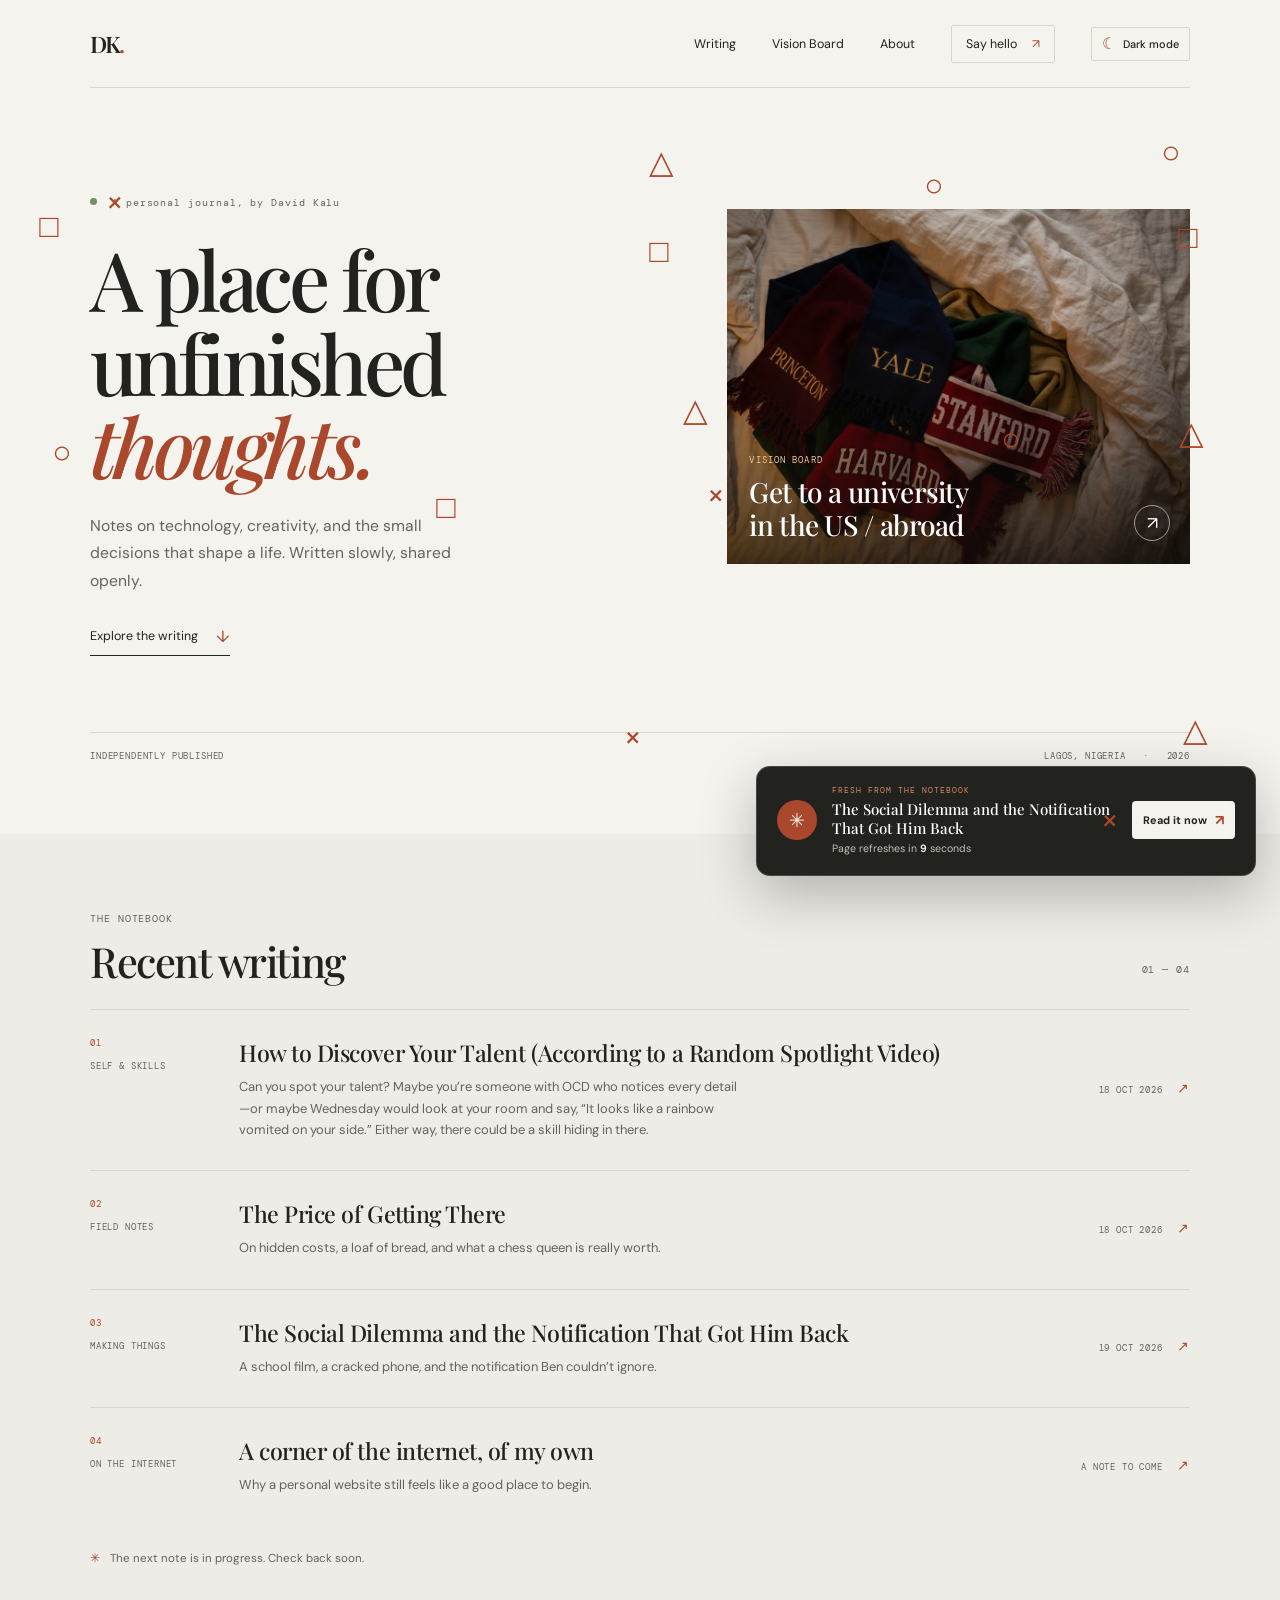
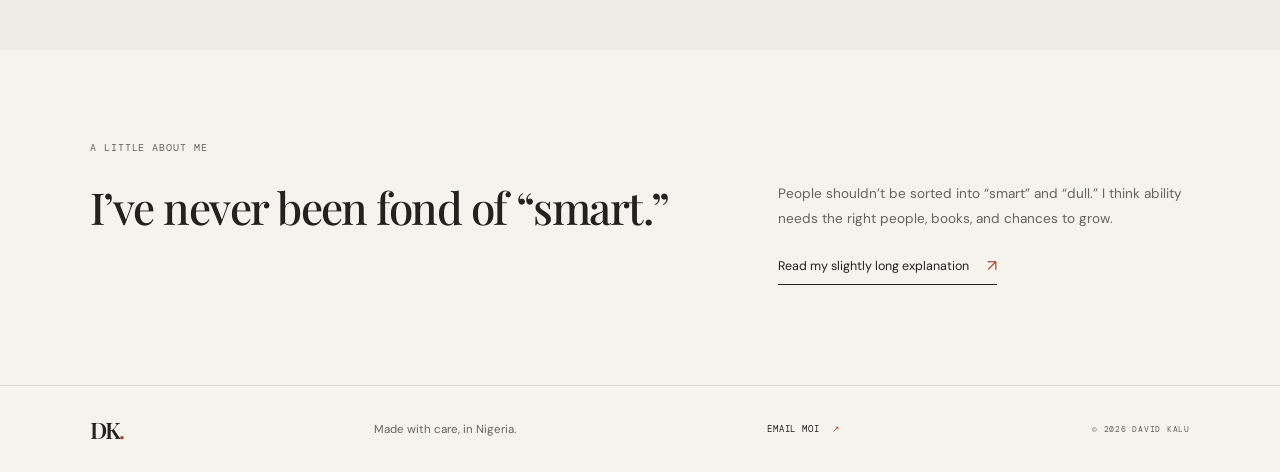
<file: index.html>
<!doctype html>
<html lang="en">
  <head>
        <!-- Google tag (gtag.js) -->
    <script async src="https://www.googletagmanager.com/gtag/js?id=G-95YQHLNPF0"></script>
    <script>
      window.dataLayer = window.dataLayer || [];
      function gtag(){dataLayer.push(arguments);}
      gtag('js', new Date());
    
      gtag('config', 'G-95YQHLNPF0');
    </script>
    <meta charset="utf-8" />
    <meta name="viewport" content="width=device-width, initial-scale=1" />
    <meta name="theme-color" content="#f5f3ee" />
    <meta name="color-scheme" content="light dark" />
    <link rel="icon" type="image/png" href="/favicon.png" sizes="96x96" />
    <meta name="description" content="Notes on technology, creativity, and the things that make a life." />
    <title>David Kalu — Notes on a life in progress</title>
    <link rel="preconnect" href="https://fonts.googleapis.com" />
    <link rel="preconnect" href="https://fonts.gstatic.com" crossorigin />
    <link href="https://fonts.googleapis.com/css2?family=DM+Mono:wght@400;500&family=DM+Sans:wght@400;500;600;700&family=Playfair+Display:ital,wght@0,500;0,600;1,500;1,600&display=swap" rel="stylesheet" />
    <script>(()=>{let saved=null;try{saved=localStorage.getItem("davidkalu:theme")}catch{}const mode=saved==="dark"||saved==="light"?saved:(window.matchMedia&&window.matchMedia("(prefers-color-scheme: dark)").matches?"dark":"light");document.documentElement.dataset.theme=mode;const color=document.querySelector('meta[name="theme-color"]');if(color)color.content=mode==="dark"?"#0c0a10":"#f5f3ee"})()</script>
    <link rel="stylesheet" href="style.css?v=20261019-vision-board" />
    <script src="script.js?v=20261019-frenzy-no-overlap" defer></script>
  </head>
  <body>
    <a class="skip-link" href="#main">Skip to content</a>
    <header class="site-header wrap">
      <a class="wordmark" href="#top" aria-label="David Kalu home">DK<span>.</span></a>
      <nav aria-label="Main navigation">
        <a href="#writing">Writing</a>
        <a href="vision-board.html">Vision Board</a>
        <a href="about.html">About</a>
        <a class="nav-contact" href="mailto:hello@davidkalu.com">Say hello <span aria-hidden="true">↗</span></a>
      <button class="theme-toggle" type="button" aria-label="Dark mode" aria-pressed="false" title="Switch to dark mode"><span class="theme-toggle-icon" aria-hidden="true">☾</span><span class="theme-toggle-label">Dark mode</span></button>
      </nav>
    </header>

    <main id="main">
      <section class="hero wrap" id="top" aria-labelledby="hero-title">
        <div class="hero-copy">
          <p class="eyebrow"><span class="status-dot"></span> A personal journal, by David Kalu</p>
          <h1 id="hero-title">A place for<br />unfinished <em>thoughts.</em></h1>
          <p class="intro">Notes on technology, creativity, and the small decisions that shape a life. Written slowly, shared openly.</p>
          <a class="text-link" href="#writing">Explore the writing <span aria-hidden="true">↓</span></a>
        </div>
        <a class="hero-art vision-hero-art" href="vision-board.html" aria-label="Vision Board: Get to a university in the US or abroad">
          <img src="vision-board.png" alt="University scarves for Princeton, Yale, Harvard, and Stanford gathered on a rumpled bed under warm evening light" />
          <span class="vision-image-label"><span>VISION BOARD</span><strong>Get to a university<br />in the US / abroad</strong></span>
          <span class="vision-image-arrow" aria-hidden="true">↗</span>
        </a>
        <div class="hero-foot"><span>INDEPENDENTLY PUBLISHED</span><span>LAGOS, NIGERIA &nbsp; · &nbsp; <span id="year">2026</span></span></div>
      </section>

      <section class="writing-section" id="writing" aria-labelledby="writing-title">
        <div class="wrap">
          <div class="section-heading"><div><p class="eyebrow">THE NOTEBOOK</p><h2 id="writing-title">Recent writing</h2></div><span class="section-count">01 — 04</span></div>
          <div class="post-list">
            <article class="post-card">
              <div class="post-meta"><span>01</span><span>SELF &amp; SKILLS</span></div>
              <div class="post-content"><h3><a href="/posts/how-to-discover-your-talent.html">How to Discover Your Talent (According to a Random Spotlight Video)</a></h3><p>Can you spot your talent? Maybe you’re someone with OCD who notices every detail—or maybe Wednesday would look at your room and say, “It looks like a rainbow vomited on your side.” Either way, there could be a skill hiding in there.</p></div>
              <div class="post-date">18 OCT 2026 <span aria-hidden="true">↗</span></div>
            </article>
            <article class="post-card">
              <div class="post-meta"><span>02</span><span>FIELD NOTES</span></div>
              <div class="post-content"><h3><a href="/posts/the-price-of-getting-there.html">The Price of Getting There</a></h3><p>On hidden costs, a loaf of bread, and what a chess queen is really worth.</p></div>
              <div class="post-date">18 OCT 2026 <span aria-hidden="true">↗</span></div>
            </article>
            <article class="post-card">
              <div class="post-meta"><span>03</span><span>MAKING THINGS</span></div>
              <div class="post-content"><h3><a href="/posts/the-social-dilemma.html">The Social Dilemma and the Notification That Got Him Back</a></h3><p>A school film, a cracked phone, and the notification Ben couldn’t ignore.</p></div>
              <div class="post-date">19 OCT 2026 <span aria-hidden="true">↗</span></div>
            </article>
            <article class="post-card">
              <div class="post-meta"><span>04</span><span>ON THE INTERNET</span></div>
              <div class="post-content"><h3>A corner of the internet, of my own</h3><p>Why a personal website still feels like a good place to begin.</p></div>
              <div class="post-date">A NOTE TO COME <span aria-hidden="true">↗</span></div>
            </article>
          </div>
          <p class="coming-soon"><span aria-hidden="true">✳</span> The next note is in progress. Check back soon.</p>
        </div>
      </section>

      <section class="about-section wrap" aria-labelledby="about-title">
        <p class="eyebrow">A LITTLE ABOUT ME</p>
        <div class="about-grid"><h2 id="about-title">I’ve never been fond of “smart.”</h2><div class="about-copy"><p>People shouldn’t be sorted into “smart” and “dull.” I think ability needs the right people, books, and chances to grow.</p><a class="text-link" href="about.html">Read my slightly long explanation <span aria-hidden="true">↗</span></a></div></div>
      </section>
    </main>

    <footer class="site-footer"><div class="wrap footer-inner"><a class="wordmark" href="#top">DK<span>.</span></a><span>Made with care, in Nigeria.</span><a href="mailto:hello@davidkalu.com">EMAIL MOI <span aria-hidden="true">↗</span></a><span class="copyright">© <span id="footer-year">2026</span> DAVID KALU</span></div></footer>
  </body>
</html>
</file>
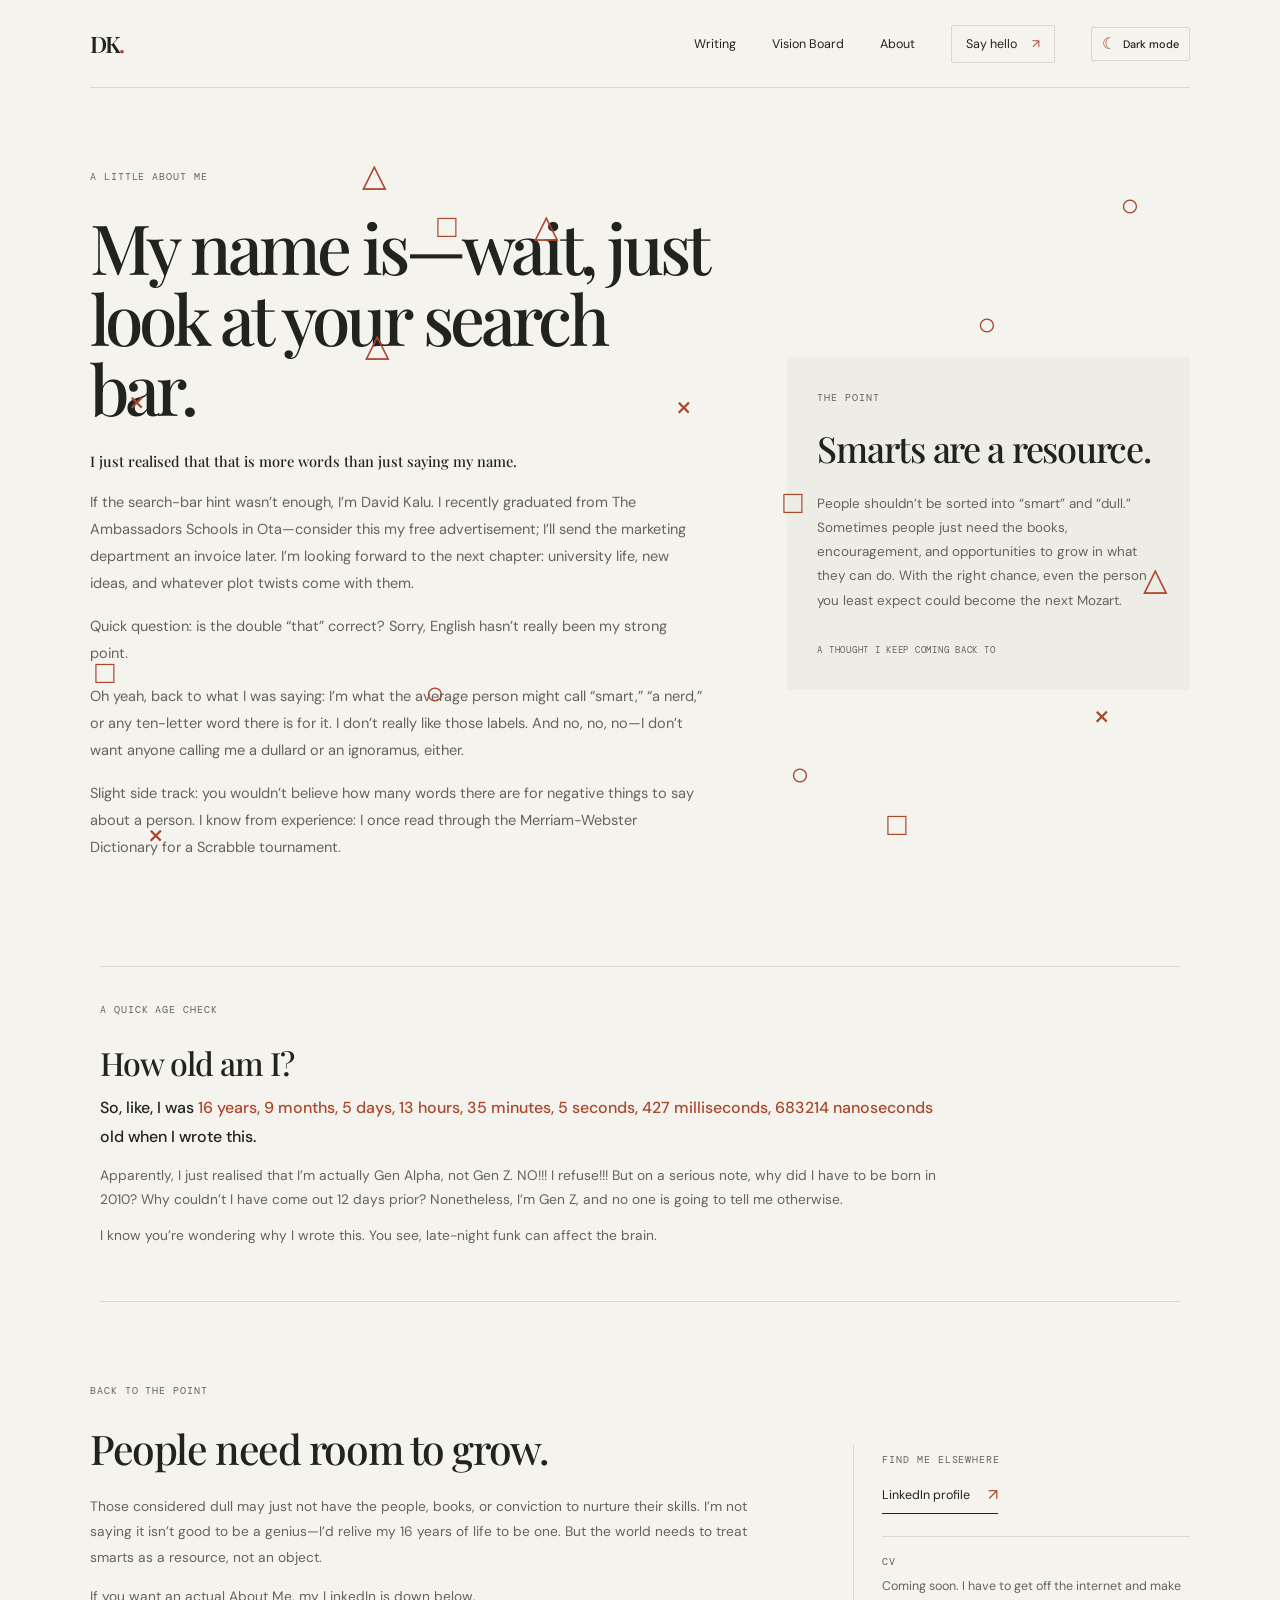
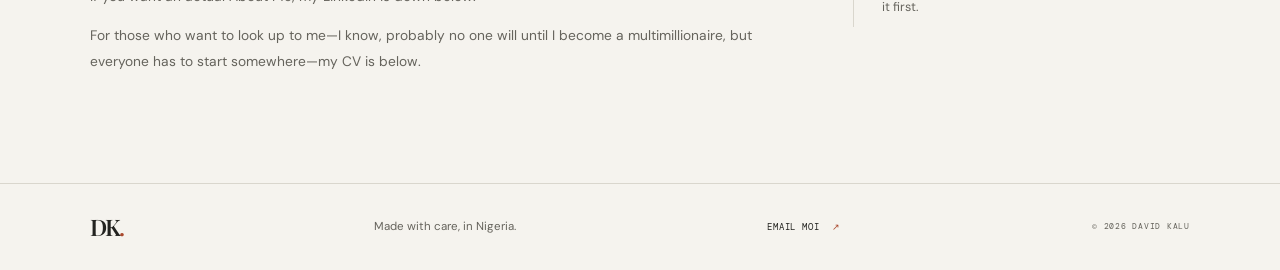
<file: about.html>
<!doctype html>
<html lang="en">
  <head>
    <!-- Google tag (gtag.js) -->
    <script async src="https://www.googletagmanager.com/gtag/js?id=G-95YQHLNPF0"></script>
    <script>
      window.dataLayer = window.dataLayer || [];
      function gtag(){dataLayer.push(arguments);}
      gtag('js', new Date());
    
      gtag('config', 'G-95YQHLNPF0');
    </script>
    <meta charset="utf-8" />
    <meta name="viewport" content="width=device-width, initial-scale=1" />
    <meta name="theme-color" content="#f5f3ee" />
    <meta name="color-scheme" content="light dark" />
    <meta name="description" content="David Kalu on intelligence, opportunity, curiosity, and the words we use to describe people." />
    <title>About David Kalu — Notes on a life in progress</title>
    <script type="application/ld+json">
      {
        "@context": "https://schema.org",
        "@type": "ProfilePage",
        "name": "About David Kalu",
        "url": "https://davidkalu.com/about.html",
        "mainEntity": {
          "@type": "Person",
          "@id": "https://davidkalu.com/about.html#david-kalu",
          "name": "David Kalu",
          "url": "https://davidkalu.com/about.html",
          "alumniOf": {
            "@type": "EducationalOrganization",
            "name": "The Ambassadors Schools, Ota"
          },
          "sameAs": [
            "https://www.linkedin.com/in/inspire101/"
          ]
        }
      }
    </script>
    <link rel="icon" type="image/png" href="/favicon.png" sizes="96x96" />
    <link rel="preconnect" href="https://fonts.googleapis.com" />
    <link rel="preconnect" href="https://fonts.gstatic.com" crossorigin />
    <link href="https://fonts.googleapis.com/css2?family=DM+Mono:wght@400;500&family=DM+Sans:wght@400;500;600;700&family=Playfair+Display:ital,wght@0,500;0,600;1,500;1,600&display=swap" rel="stylesheet" />
    <script>(()=>{let saved=null;try{saved=localStorage.getItem("davidkalu:theme")}catch{}const mode=saved==="dark"||saved==="light"?saved:(window.matchMedia&&window.matchMedia("(prefers-color-scheme: dark)").matches?"dark":"light");document.documentElement.dataset.theme=mode;const color=document.querySelector('meta[name="theme-color"]');if(color)color.content=mode==="dark"?"#0c0a10":"#f5f3ee"})()</script>
    <link rel="stylesheet" href="style.css?v=20261019-vision-board" />
    <script src="script.js?v=20261019-frenzy-no-overlap" defer></script>
  </head>
  <body>
    <a class="skip-link" href="#main">Skip to content</a>
    <header class="site-header wrap">
      <a class="wordmark" href="index.html#top" aria-label="David Kalu home">DK<span>.</span></a>
      <nav aria-label="Main navigation">
        <a href="index.html#writing">Writing</a>
        <a href="vision-board.html">Vision Board</a>
        <a href="about.html" aria-current="page">About</a>
        <a class="nav-contact" href="mailto:hello@davidkalu.com">Say hello <span aria-hidden="true">↗</span></a>
      <button class="theme-toggle" type="button" aria-label="Dark mode" aria-pressed="false" title="Switch to dark mode"><span class="theme-toggle-icon" aria-hidden="true">☾</span><span class="theme-toggle-label">Dark mode</span></button>
      </nav>
    </header>
    <main id="main" class="about-page">
      <section class="about-hero wrap" aria-labelledby="about-title">
        <div class="about-hero-copy">
          <p class="eyebrow">A LITTLE ABOUT ME</p>
          <h1 id="about-title">My name is—wait, just look at your search bar.</h1>
          <p class="about-lede">I just realised that that is more words than just saying my name.</p>
          <p>If the search-bar hint wasn’t enough, I’m David Kalu. I recently graduated from The Ambassadors Schools in Ota—consider this my free advertisement; I’ll send the marketing department an invoice later. I’m looking forward to the next chapter: university life, new ideas, and whatever plot twists come with them.</p>
          <p>Quick question: is the double “that” correct? Sorry, English hasn’t really been my strong point.</p>
          <p>Oh yeah, back to what I was saying: I’m what the average person might call “smart,” “a nerd,” or any ten-letter word there is for it. I don’t really like those labels. And no, no, no—I don’t want anyone calling me a dullard or an ignoramus, either.</p>
          <p>Slight side track: you wouldn’t believe how many words there are for negative things to say about a person. I know from experience: I once read through the Merriam-Webster Dictionary for a Scrabble tournament.</p>
        </div>
        <aside class="about-note about-point" aria-label="The point">
          <p class="eyebrow">THE POINT</p>
          <h2>Smarts are a resource.</h2>
          <p>People shouldn’t be sorted into “smart” and “dull.” Sometimes people just need the books, encouragement, and opportunities to grow in what they can do. With the right chance, even the person you least expect could become the next Mozart.</p>
          <span class="about-note-foot">A THOUGHT I KEEP COMING BACK TO</span>
        </aside>
      </section>
      <section class="age-section wrap" aria-labelledby="age-title">
        <p class="eyebrow">A QUICK AGE CHECK</p>
        <h2 id="age-title">How old am I?</h2>
        <p class="age-line">So, like, I was <span id="age-counter">16 years, 9 months, 5 days, 13 hours, 35 minutes, 5 seconds, 427 milliseconds, 683214 nanoseconds</span> old when I wrote this.</p>
        <p>Apparently, I just realised that I’m actually Gen Alpha, not Gen Z. NO!!! I refuse!!! But on a serious note, why did I have to be born in 2010? Why couldn’t I have come out 12 days prior? Nonetheless, I’m Gen Z, and no one is going to tell me otherwise.</p>
        <p>I know you’re wondering why I wrote this. You see, late-night funk can affect the brain.</p>
      </section>
      <section class="about-details wrap" aria-labelledby="about-thought-title">
        <div class="about-detail-main">
          <p class="eyebrow">BACK TO THE POINT</p>
          <h2 id="about-thought-title">People need room to grow.</h2>
          <p>Those considered dull may just not have the people, books, or conviction to nurture their skills. I’m not saying it isn’t good to be a genius—I’d relive my 16 years of life to be one. But the world needs to treat smarts as a resource, not an object.</p>
          <p>If you want an actual About Me, my LinkedIn is down below.</p>
          <p>For those who want to look up to me—I know, probably no one will until I become a multimillionaire, but everyone has to start somewhere—my CV is below.</p>
        </div>
        <aside class="about-side-note about-links" aria-label="More about David">
          <p class="eyebrow">FIND ME ELSEWHERE</p>
          <a class="text-link" href="https://www.linkedin.com/in/inspire101/" target="_blank" rel="noreferrer">LinkedIn profile <span aria-hidden="true">↗</span></a>
          <div class="cv-note"><span class="eyebrow">CV</span><p>Coming soon. I have to get off the internet and make it first.</p></div>
        </aside>
      </section>
    </main>
    <footer class="site-footer"><div class="wrap footer-inner"><a class="wordmark" href="index.html#top">DK<span>.</span></a><span>Made with care, in Nigeria.</span><a href="mailto:hello@davidkalu.com">EMAIL MOI <span aria-hidden="true">↗</span></a><span class="copyright">© <span id="footer-year">2026</span> DAVID KALU</span></div></footer>
  </body>
</html>
</file>
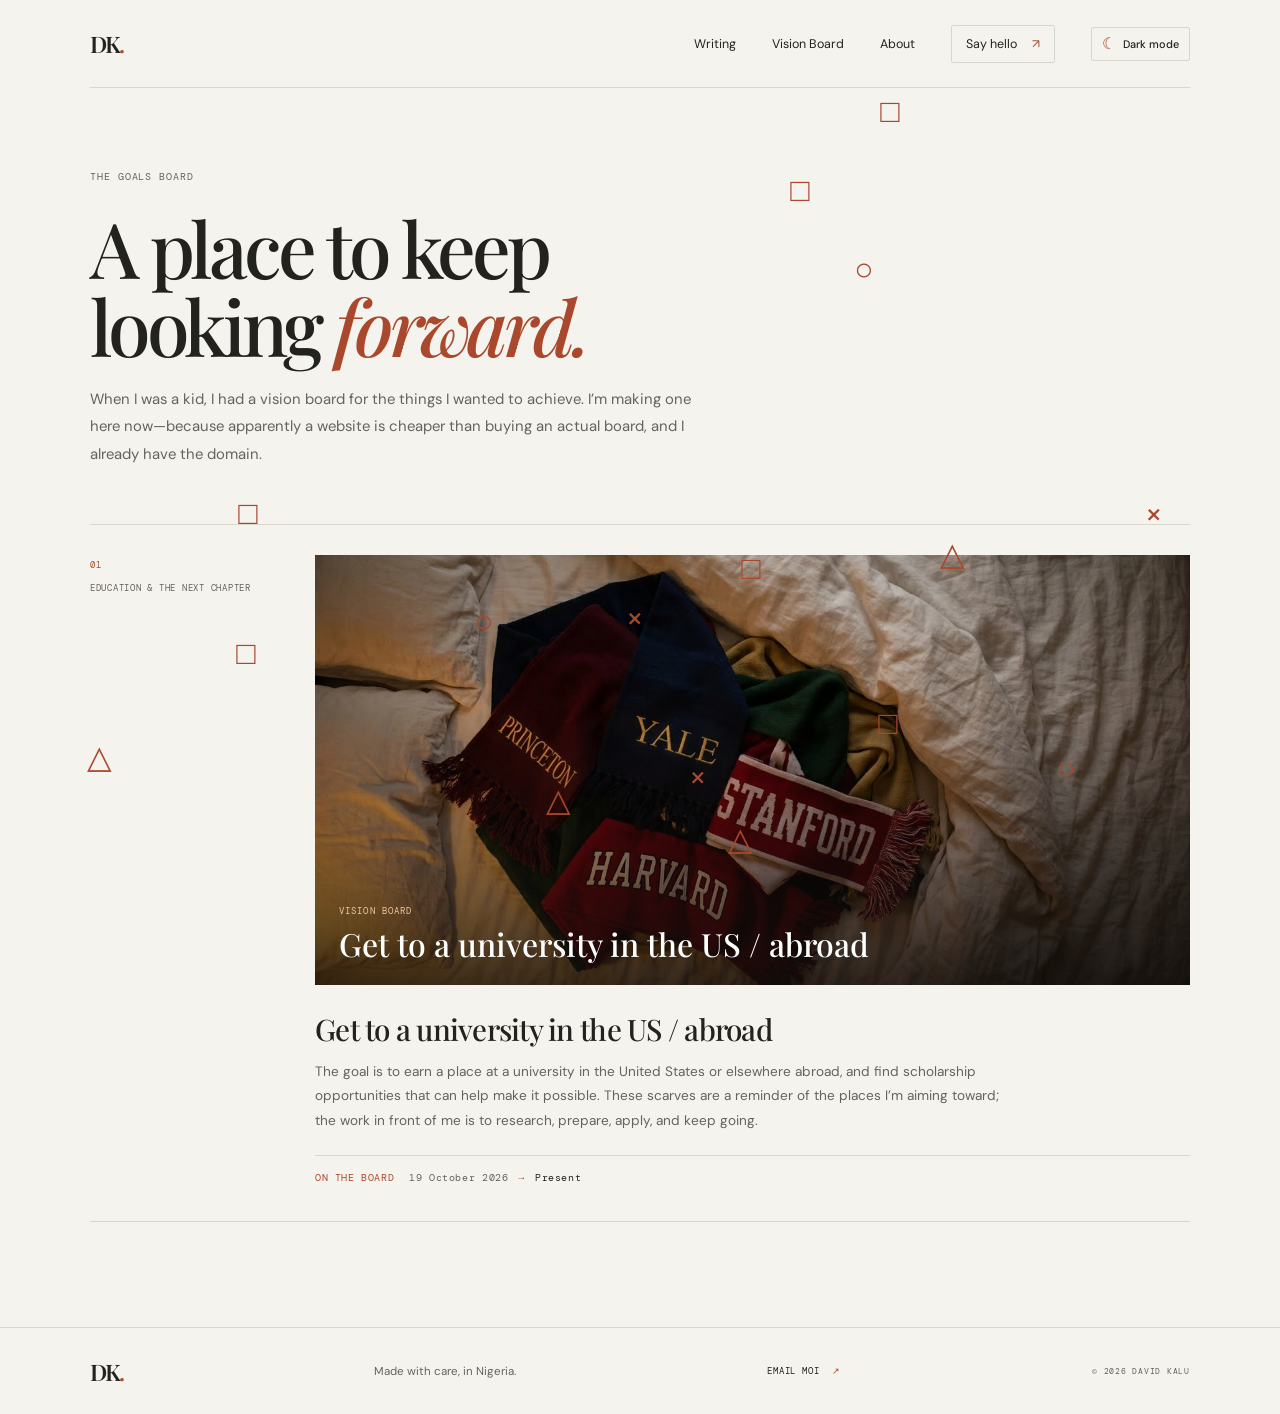
<file: vision-board.html>
<!doctype html>
<html lang="en">
  <head>
        <!-- Google tag (gtag.js) -->
    <script async src="https://www.googletagmanager.com/gtag/js?id=G-95YQHLNPF0"></script>
    <script>
      window.dataLayer = window.dataLayer || [];
      function gtag(){dataLayer.push(arguments);}
      gtag('js', new Date());
    
      gtag('config', 'G-95YQHLNPF0');
    </script>
    <meta charset="utf-8" />
    <meta name="viewport" content="width=device-width, initial-scale=1" />
    <meta name="theme-color" content="#f5f3ee" />
    <meta name="color-scheme" content="light dark" />
    <meta name="description" content="A living record of David Kalu's goals, the pictures that keep them in view, and the time each one spends on the board." />
    <title>Vision Board — David Kalu</title>
    <link rel="icon" type="image/png" href="/favicon.png" sizes="96x96" />
    <link rel="preconnect" href="https://fonts.googleapis.com" />
    <link rel="preconnect" href="https://fonts.gstatic.com" crossorigin />
    <link href="https://fonts.googleapis.com/css2?family=DM+Mono:wght@400;500&family=DM+Sans:wght@400;500;600;700&family=Playfair+Display:ital,wght@0,500;0,600;1,500;1,600&display=swap" rel="stylesheet" />
    <script>(()=>{let saved=null;try{saved=localStorage.getItem("davidkalu:theme")}catch{}const mode=saved==="dark"||saved==="light"?saved:(window.matchMedia&&window.matchMedia("(prefers-color-scheme: dark)").matches?"dark":"light");document.documentElement.dataset.theme=mode;const color=document.querySelector('meta[name="theme-color"]');if(color)color.content=mode==="dark"?"#0c0a10":"#f5f3ee"})()</script>
    <link rel="stylesheet" href="style.css?v=20261019-vision-board" />
    <script src="script.js?v=20261019-frenzy-no-overlap" defer></script>
  </head>
  <body>
    <a class="skip-link" href="#main">Skip to content</a>
    <header class="site-header wrap">
      <a class="wordmark" href="index.html#top" aria-label="David Kalu home">DK<span>.</span></a>
      <nav aria-label="Main navigation">
        <a href="index.html#writing">Writing</a>
        <a href="vision-board.html" aria-current="page">Vision Board</a>
        <a href="about.html">About</a>
        <a class="nav-contact" href="mailto:hello@davidkalu.com">Say hello <span aria-hidden="true">↗</span></a>
        <button class="theme-toggle" type="button" aria-label="Dark mode" aria-pressed="false" title="Switch to dark mode"><span class="theme-toggle-icon" aria-hidden="true">☾</span><span class="theme-toggle-label">Dark mode</span></button>
      </nav>
    </header>
    <main id="main" class="vision-page wrap">
      <section class="vision-intro" aria-labelledby="vision-title">
        <p class="eyebrow">THE GOALS BOARD</p>
        <h1 id="vision-title">A place to keep<br />looking <em>forward.</em></h1>
        <p class="vision-intro-copy">When I was a kid, I had a vision board for the things I wanted to achieve. I’m making one here now—because apparently a website is cheaper than buying an actual board, and I already have the domain.</p>
      </section>
      <section class="vision-list" aria-label="Current and past goals">
        <article class="vision-goal">
          <div class="vision-goal-meta"><span>01</span><span>EDUCATION &amp; THE NEXT CHAPTER</span></div>
          <div class="vision-goal-main">
            <figure class="vision-goal-image"><img src="vision-board.png" alt="Princeton, Yale, Harvard, and Stanford scarves on a rumpled bed in warm evening light" /><figcaption><span>VISION BOARD</span><strong>Get to a university in the US / abroad</strong></figcaption></figure>
            <h2>Get to a university in the US / abroad</h2>
            <p>The goal is to earn a place at a university in the United States or elsewhere abroad, and find scholarship opportunities that can help make it possible. These scarves are a reminder of the places I’m aiming toward; the work in front of me is to research, prepare, apply, and keep going.</p>
            <p class="vision-goal-dates"><span>ON THE BOARD</span><time datetime="2026-10-19">19 October 2026</time><span class="vision-date-arrow" aria-hidden="true">→</span><span class="current-goal-status">Present</span></p>
          </div>
        </article>
      </section>
    </main>
    <footer class="site-footer"><div class="wrap footer-inner"><a class="wordmark" href="index.html#top">DK<span>.</span></a><span>Made with care, in Nigeria.</span><a href="mailto:hello@davidkalu.com">EMAIL MOI <span aria-hidden="true">↗</span></a><span class="copyright">© <span id="footer-year">2026</span> DAVID KALU</span></div></footer>
  </body>
</html>
</file>
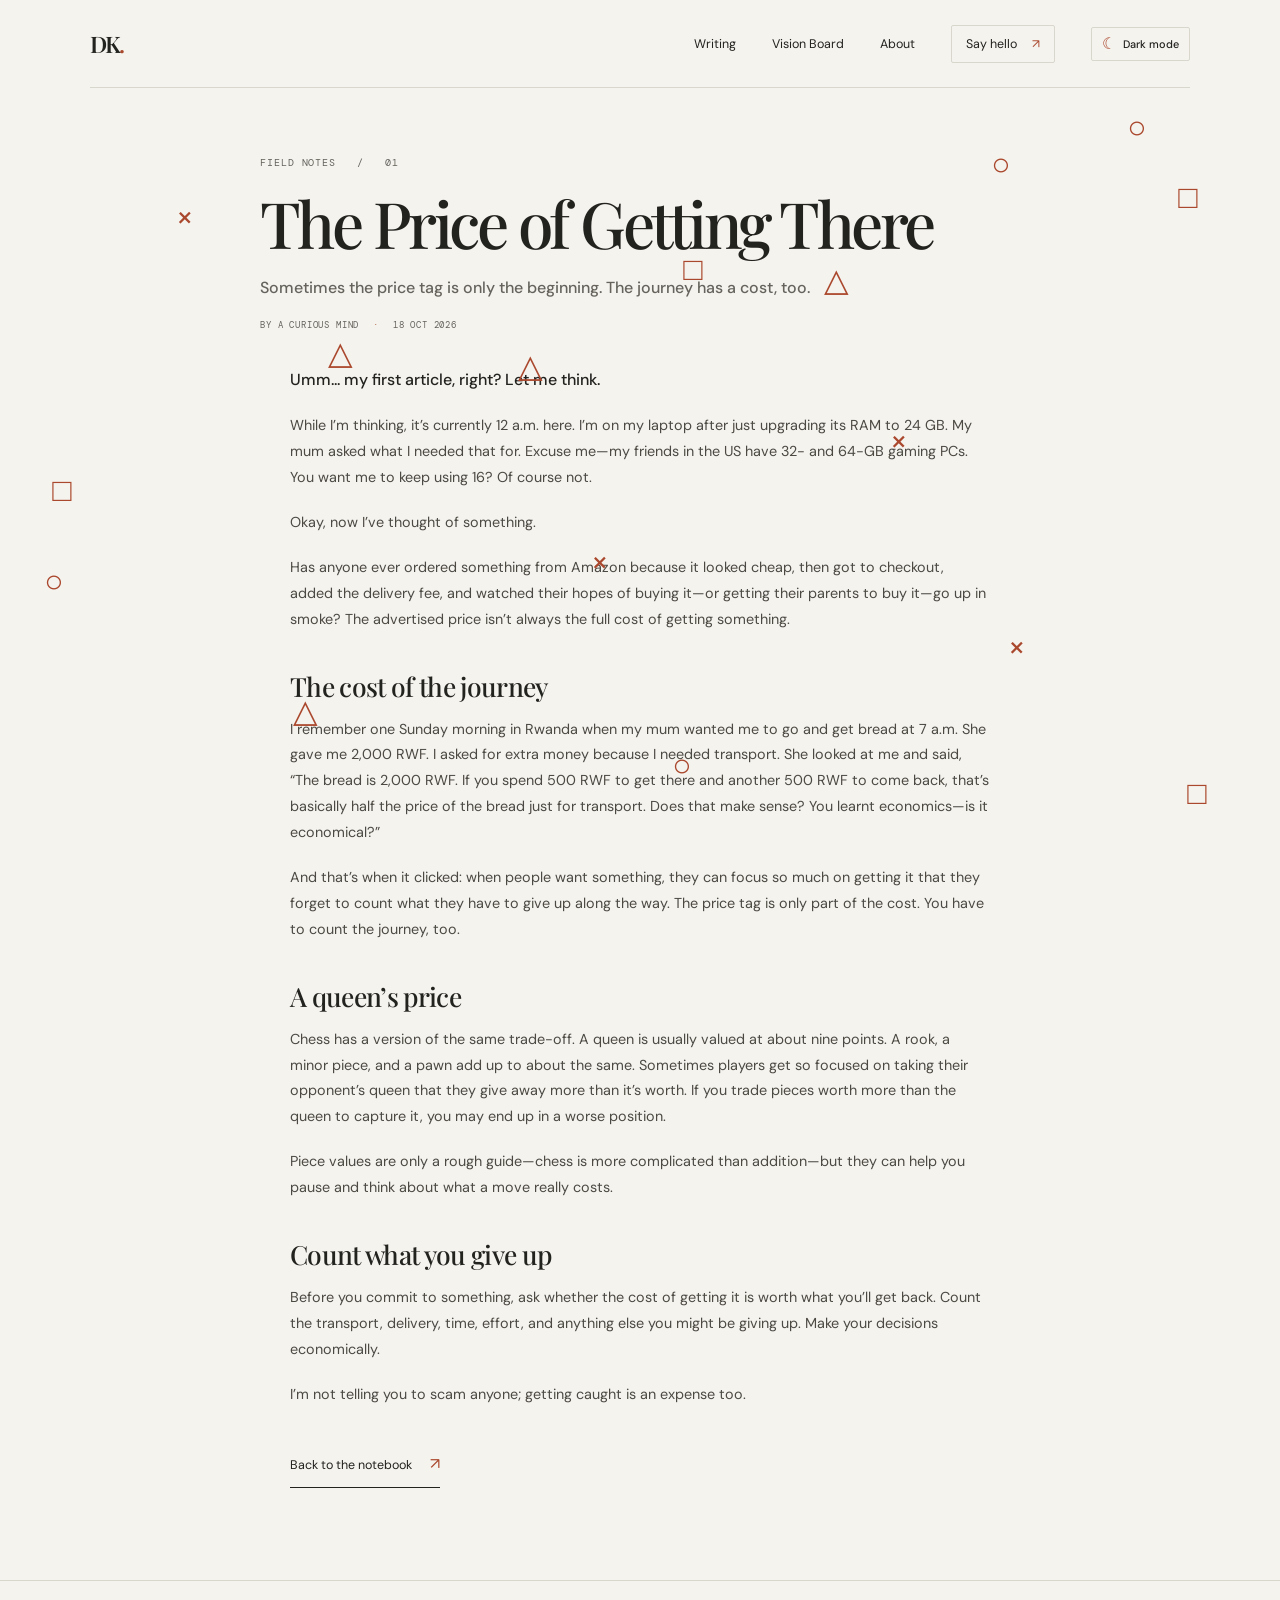
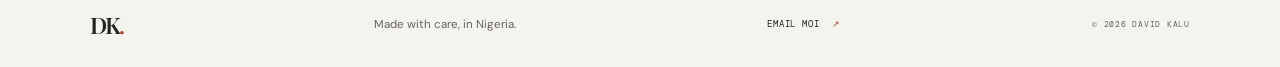
<file: posts/the-price-of-getting-there.html>
<!doctype html>
<html lang="en">
  <head>
    <meta charset="utf-8" />
    <meta name="viewport" content="width=device-width, initial-scale=1" />
    <meta name="theme-color" content="#f5f3ee" />
    <meta name="color-scheme" content="light dark" />
    <meta name="description" content="A late-night thought about delivery fees, the cost of a loaf of bread, and what a chess queen is really worth." />
    <title>The Price of Getting There — David Kalu</title>
    <link rel="icon" type="image/png" href="/favicon.png" sizes="96x96" />
    <link rel="preconnect" href="https://fonts.googleapis.com" />
    <link rel="preconnect" href="https://fonts.gstatic.com" crossorigin />
    <link href="https://fonts.googleapis.com/css2?family=DM+Mono:wght@400;500&family=DM+Sans:wght@400;500;600;700&family=Playfair+Display:ital,wght@0,500;0,600;1,500;1,600&display=swap" rel="stylesheet" />
    <script>(()=>{let saved=null;try{saved=localStorage.getItem("davidkalu:theme")}catch{}const mode=saved==="dark"||saved==="light"?saved:(window.matchMedia&&window.matchMedia("(prefers-color-scheme: dark)").matches?"dark":"light");document.documentElement.dataset.theme=mode;const color=document.querySelector('meta[name="theme-color"]');if(color)color.content=mode==="dark"?"#0c0a10":"#f5f3ee"})()</script>
    <link rel="stylesheet" href="/style.css?v=20261019-vision-board" />
    <script src="/script.js?v=20261019-frenzy-no-overlap" defer></script>
  </head>
  <body>
    <a class="skip-link" href="#main">Skip to content</a>
    <header class="site-header wrap">
      <a class="wordmark" href="/index.html#top" aria-label="David Kalu home">DK<span>.</span></a>
      <nav aria-label="Main navigation">
        <a href="/index.html#writing">Writing</a>
        <a href="/vision-board.html">Vision Board</a>
        <a href="/about.html">About</a>
        <a class="nav-contact" href="mailto:hello@davidkalu.com">Say hello <span aria-hidden="true">↗</span></a>
      <button class="theme-toggle" type="button" aria-label="Dark mode" aria-pressed="false" title="Switch to dark mode"><span class="theme-toggle-icon" aria-hidden="true">☾</span><span class="theme-toggle-label">Dark mode</span></button>
      </nav>
    </header>
    <main id="main" class="article-page">
      <header class="article-heading wrap">
        <p class="eyebrow">FIELD NOTES &nbsp; / &nbsp; 01</p>
        <h1>The Price of Getting There</h1>
        <p class="article-deck">Sometimes the price tag is only the beginning. The journey has a cost, too.</p>
        <p class="article-byline">BY A CURIOUS MIND <span aria-hidden="true">·</span> <time datetime="2026-10-18">18 OCT 2026</time></p>
      </header>
      <article class="article-body wrap">
        <p class="article-opening">Umm... my first article, right? Let me think.</p>
        <p>While I’m thinking, it’s currently 12 a.m. here. I’m on my laptop after just upgrading its RAM to 24 GB. My mum asked what I needed that for. Excuse me—my friends in the US have 32- and 64-GB gaming PCs. You want me to keep using 16? Of course not.</p>
        <p>Okay, now I’ve thought of something.</p>
        <p>Has anyone ever ordered something from Amazon because it looked cheap, then got to checkout, added the delivery fee, and watched their hopes of buying it—or getting their parents to buy it—go up in smoke? The advertised price isn’t always the full cost of getting something.</p>
        <h2>The cost of the journey</h2>
        <p>I remember one Sunday morning in Rwanda when my mum wanted me to go and get bread at 7 a.m. She gave me 2,000 RWF. I asked for extra money because I needed transport. She looked at me and said, “The bread is 2,000 RWF. If you spend 500 RWF to get there and another 500 RWF to come back, that’s basically half the price of the bread just for transport. Does that make sense? You learnt economics—is it economical?”</p>
        <p>And that’s when it clicked: when people want something, they can focus so much on getting it that they forget to count what they have to give up along the way. The price tag is only part of the cost. You have to count the journey, too.</p>
        <h2>A queen’s price</h2>
        <p>Chess has a version of the same trade-off. A queen is usually valued at about nine points. A rook, a minor piece, and a pawn add up to about the same. Sometimes players get so focused on taking their opponent’s queen that they give away more than it’s worth. If you trade pieces worth more than the queen to capture it, you may end up in a worse position.</p>
        <p>Piece values are only a rough guide—chess is more complicated than addition—but they can help you pause and think about what a move really costs.</p>
        <h2>Count what you give up</h2>
        <p>Before you commit to something, ask whether the cost of getting it is worth what you’ll get back. Count the transport, delivery, time, effort, and anything else you might be giving up. Make your decisions economically.</p>
        <p>I’m not telling you to scam anyone; getting caught is an expense too.</p>
        <a class="article-back text-link" href="/index.html#writing">Back to the notebook <span aria-hidden="true">↗</span></a>
      </article>
    </main>
    <footer class="site-footer"><div class="wrap footer-inner"><a class="wordmark" href="/index.html#top">DK<span>.</span></a><span>Made with care, in Nigeria.</span><a href="mailto:hello@davidkalu.com">EMAIL MOI <span aria-hidden="true">↗</span></a><span class="copyright">© <span id="footer-year">2026</span> DAVID KALU</span></div></footer>
  </body>
</html>
</file>
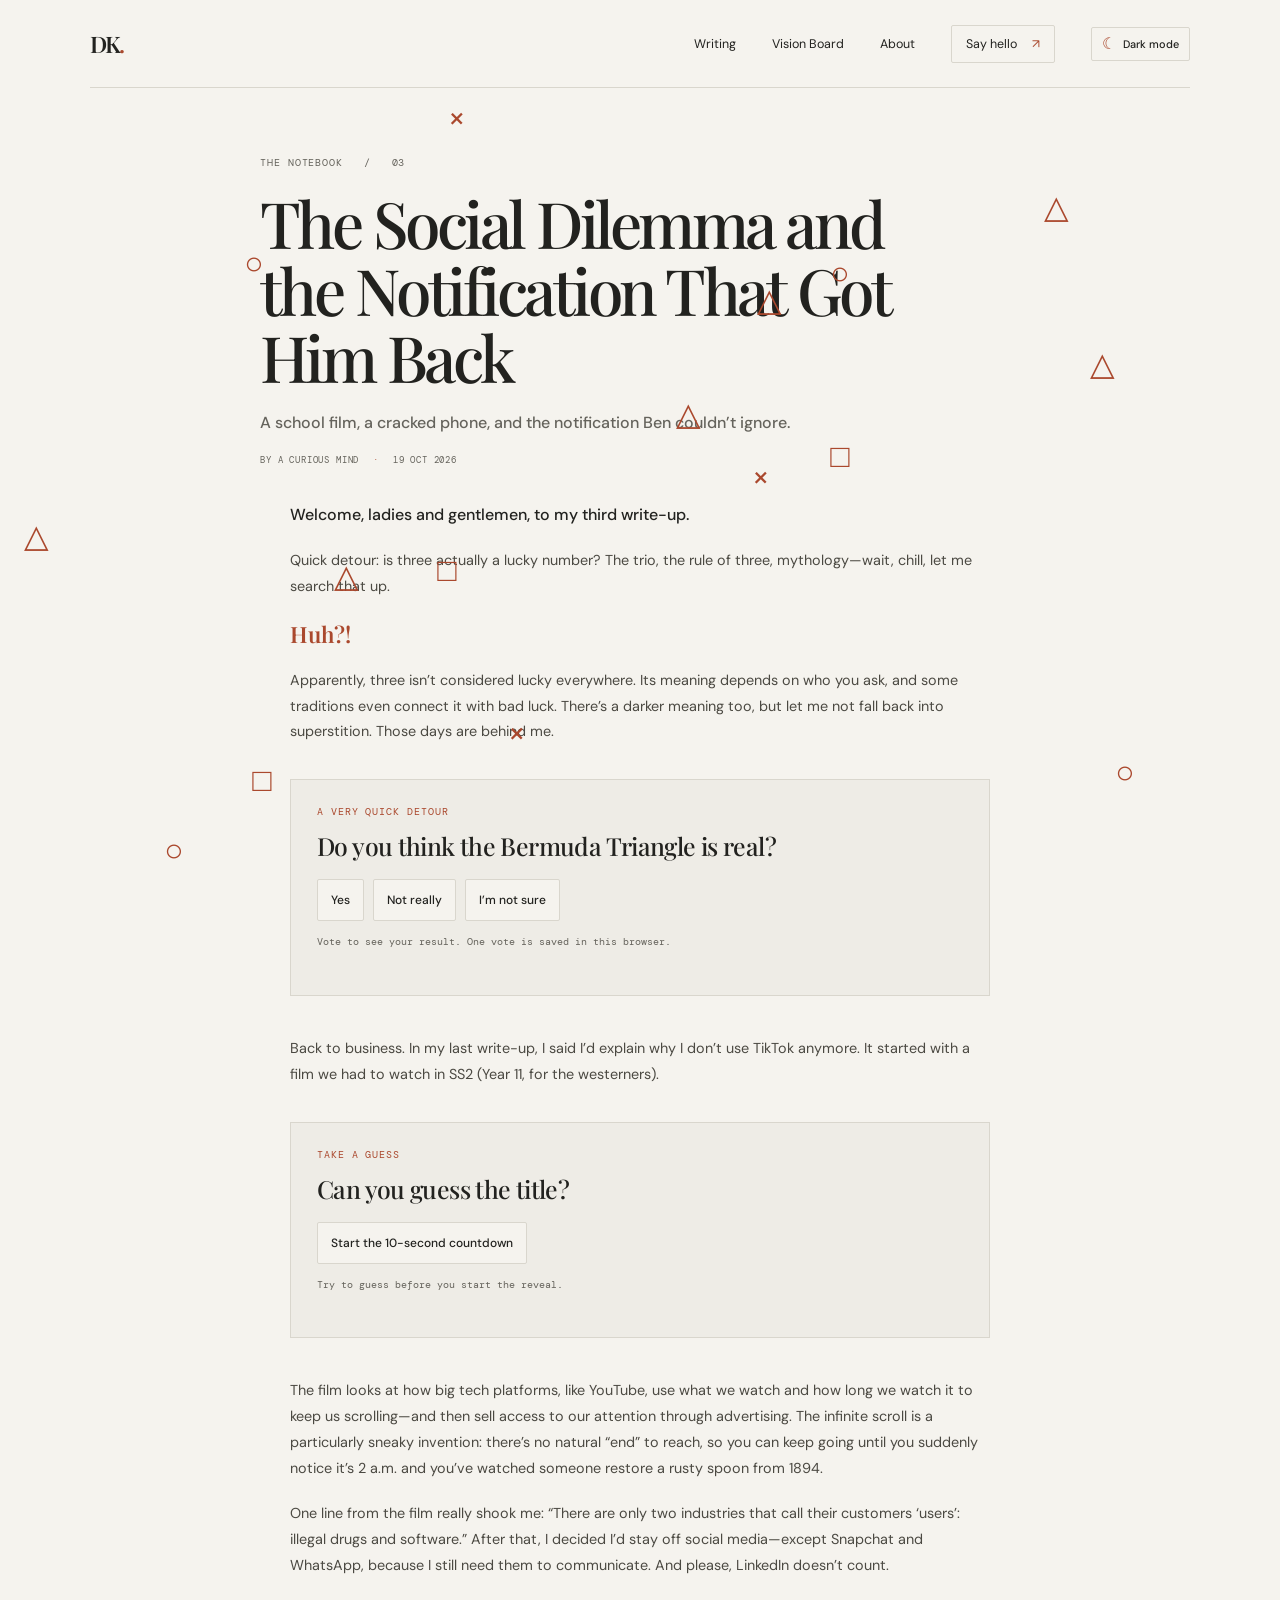
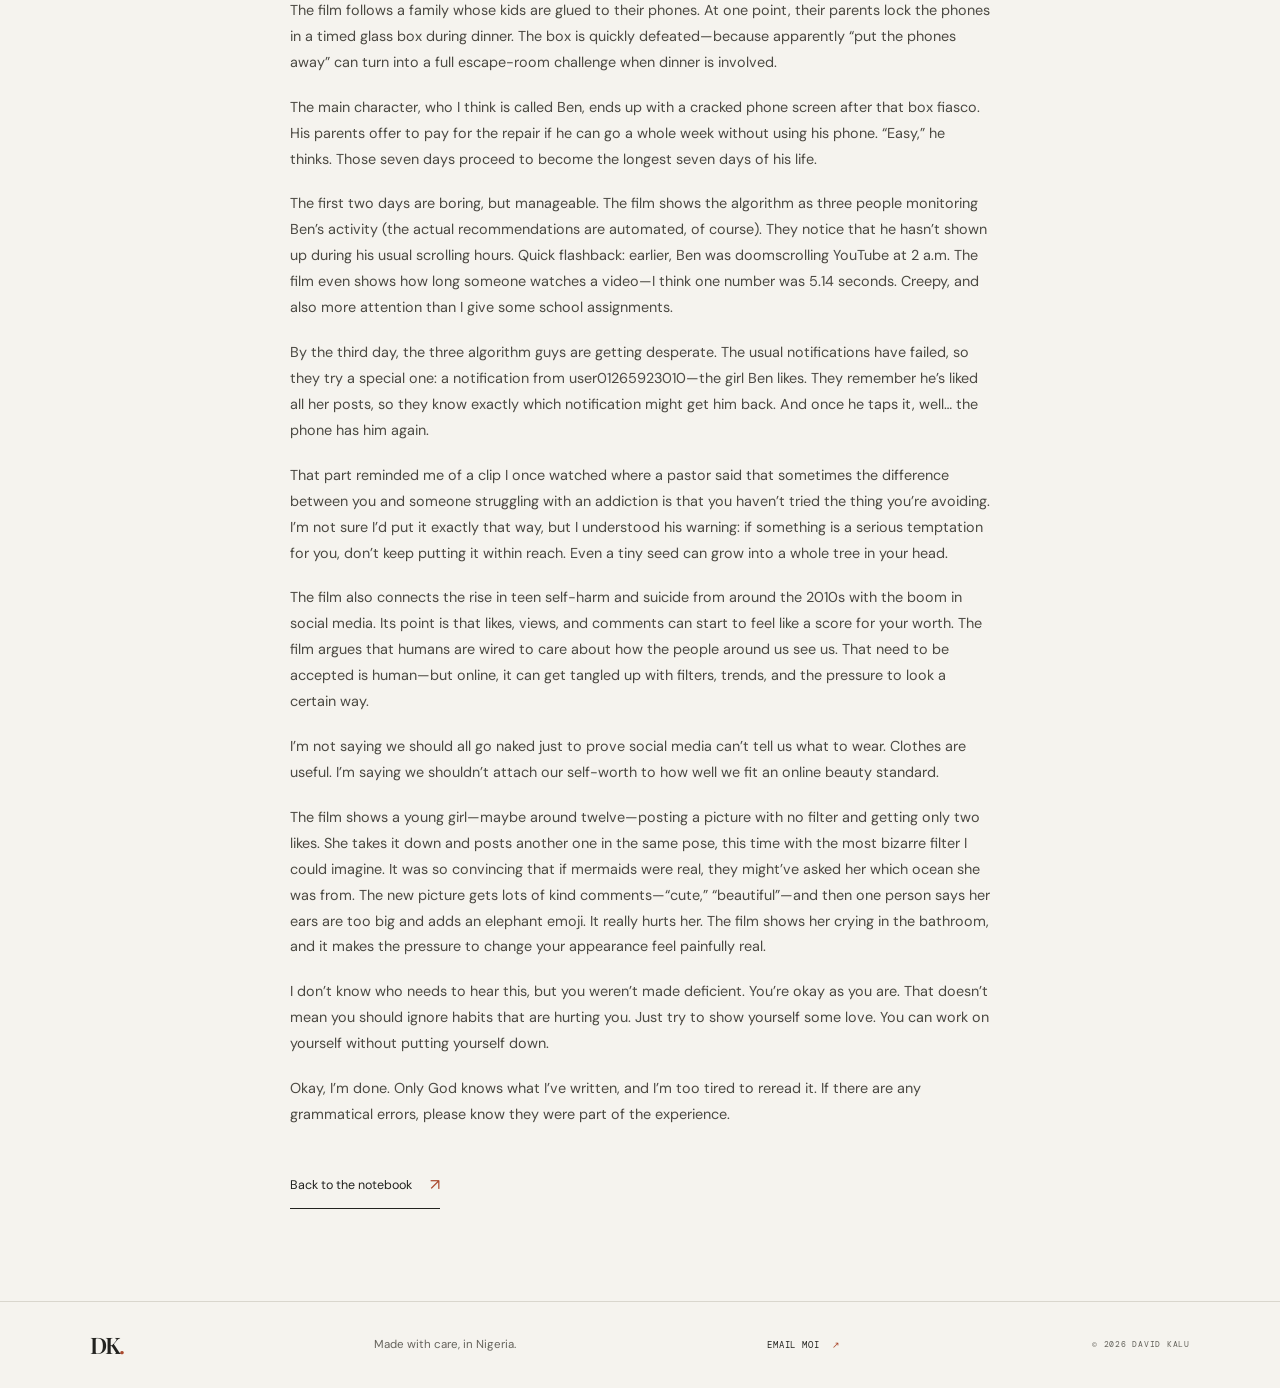
<file: posts/the-social-dilemma.html>
<!doctype html>
<html lang="en">
  <head>
    <meta charset="utf-8" />
    <meta name="viewport" content="width=device-width, initial-scale=1" />
    <meta name="theme-color" content="#f5f3ee" />
    <meta name="color-scheme" content="light dark" />
    <meta name="description" content="A school film, a cracked phone, and the notification Ben couldn’t ignore. A personal reflection on social media, attention, and self-worth." />
    <title>The Social Dilemma and the Notification That Got Him Back — David Kalu</title>
    <link rel="icon" type="image/png" href="/favicon.png" sizes="96x96" />
    <link rel="preconnect" href="https://fonts.googleapis.com" />
    <link rel="preconnect" href="https://fonts.gstatic.com" crossorigin />
    <link href="https://fonts.googleapis.com/css2?family=DM+Mono:wght@400;500&family=DM+Sans:wght@400;500;600;700&family=Playfair+Display:ital,wght@0,500;0,600;1,500;1,600&display=swap" rel="stylesheet" />
    <script>(()=>{let saved=null;try{saved=localStorage.getItem("davidkalu:theme")}catch{}const mode=saved==="dark"||saved==="light"?saved:(window.matchMedia&&window.matchMedia("(prefers-color-scheme: dark)").matches?"dark":"light");document.documentElement.dataset.theme=mode;const color=document.querySelector('meta[name="theme-color"]');if(color)color.content=mode==="dark"?"#0c0a10":"#f5f3ee"})()</script>
    <link rel="stylesheet" href="/style.css?v=20261019-social-dilemma" />
    <script src="/script.js?v=20261019-social-dilemma" defer></script>
  </head>
  <body>
    <a class="skip-link" href="#main">Skip to content</a>
    <header class="site-header wrap">
      <a class="wordmark" href="/index.html#top" aria-label="David Kalu home">DK<span>.</span></a>
      <nav aria-label="Main navigation">
        <a href="/index.html#writing">Writing</a>
        <a href="/vision-board.html">Vision Board</a>
        <a href="/about.html">About</a>
        <a class="nav-contact" href="mailto:hello@davidkalu.com">Say hello <span aria-hidden="true">↗</span></a>
        <button class="theme-toggle" type="button" aria-label="Dark mode" aria-pressed="false" title="Switch to dark mode"><span class="theme-toggle-icon" aria-hidden="true">☾</span><span class="theme-toggle-label">Dark mode</span></button>
      </nav>
    </header>
    <main id="main" class="article-page">
      <header class="article-heading wrap">
        <p class="eyebrow">THE NOTEBOOK &nbsp; / &nbsp; 03</p>
        <h1>The Social Dilemma and the Notification That Got Him Back</h1>
        <p class="article-deck">A school film, a cracked phone, and the notification Ben couldn’t ignore.</p>
        <p class="article-byline">BY A CURIOUS MIND <span aria-hidden="true">·</span> <time datetime="2026-10-19">19 OCT 2026</time></p>
      </header>
      <article class="article-body wrap social-dilemma-article">
        <p class="article-opening">Welcome, ladies and gentlemen, to my third write-up.</p>
        <p>Quick detour: is three actually a lucky number? The trio, the rule of three, mythology—wait, chill, let me search that up.</p>
        <p class="social-dilemma-beat">Huh?!</p>
        <p>Apparently, three isn’t considered lucky everywhere. Its meaning depends on who you ask, and some traditions even connect it with bad luck. There’s a darker meaning too, but let me not fall back into superstition. Those days are behind me.</p>

        <section class="social-poll" aria-labelledby="triangle-poll-title">
          <p class="eyebrow">A VERY QUICK DETOUR</p>
          <h2 id="triangle-poll-title">Do you think the Bermuda Triangle is real?</h2>
          <div class="social-poll-options" role="group" aria-label="Choose your answer">
            <button type="button" data-vote="yes">Yes</button>
            <button type="button" data-vote="no">Not really</button>
            <button type="button" data-vote="unsure">I’m not sure</button>
          </div>
          <p class="social-poll-status" id="triangle-poll-status" role="status" aria-live="polite">Vote to see your result. One vote is saved in this browser.</p>
        </section>

        <p>Back to business. In my last write-up, I said I’d explain why I don’t use TikTok anymore. It started with a film we had to watch in SS2 (Year 11, for the westerners).</p>

        <section class="film-reveal" aria-labelledby="film-guess-title">
          <p class="eyebrow">TAKE A GUESS</p>
          <h2 id="film-guess-title">Can you guess the title?</h2>
          <button class="film-reveal-start" id="film-reveal-start" type="button">Start the 10-second countdown</button>
          <p class="film-reveal-status" id="film-reveal-status" role="status" aria-live="polite">Try to guess before you start the reveal.</p>
          <div class="film-reveal-answer" id="film-reveal-answer" hidden>
            <h3>The Social Dilemma. Ta-da!</h3>
            <p>If you got it right, here’s a little star for you. You earned it. I don’t make the rules—actually, I do. I’m writing this.</p>
            <button class="reward-star" id="reward-star" type="button" aria-label="Open a small note about rewarding effort">★</button>
          </div>
        </section>
        <dialog class="reward-note" id="reward-note" aria-labelledby="reward-note-title">
          <form method="dialog"><button class="reward-note-close" aria-label="Close note">×</button></form>
          <p class="eyebrow">A SMALL REMINDER</p>
          <h2 id="reward-note-title">Effort deserves to be noticed.</h2>
          <p>If you’re a manager or a parent, remember to recognise your staff or kids when they do well. A sincere “I saw the effort you put in” can mean a lot—and they shouldn’t have to become the next Mozart before anyone says it.</p>
        </dialog>

        <p>The film looks at how big tech platforms, like YouTube, use what we watch and how long we watch it to keep us scrolling—and then sell access to our attention through advertising. The infinite scroll is a particularly sneaky invention: there’s no natural “end” to reach, so you can keep going until you suddenly notice it’s 2 a.m. and you’ve watched someone restore a rusty spoon from 1894.</p>
        <p>One line from the film really shook me: “There are only two industries that call their customers ‘users’: illegal drugs and software.” After that, I decided I’d stay off social media—except Snapchat and WhatsApp, because I still need them to communicate. And please, LinkedIn doesn’t count.</p>
        <p>The film follows a family whose kids are glued to their phones. At one point, their parents lock the phones in a timed glass box during dinner. The box is quickly defeated—because apparently “put the phones away” can turn into a full escape-room challenge when dinner is involved.</p>
        <p>The main character, who I think is called Ben, ends up with a cracked phone screen after that box fiasco. His parents offer to pay for the repair if he can go a whole week without using his phone. “Easy,” he thinks. Those seven days proceed to become the longest seven days of his life.</p>
        <p>The first two days are boring, but manageable. The film shows the algorithm as three people monitoring Ben’s activity (the actual recommendations are automated, of course). They notice that he hasn’t shown up during his usual scrolling hours. Quick flashback: earlier, Ben was doomscrolling YouTube at 2 a.m. The film even shows how long someone watches a video—I think one number was 5.14 seconds. Creepy, and also more attention than I give some school assignments.</p>
        <p>By the third day, the three algorithm guys are getting desperate. The usual notifications have failed, so they try a special one: a notification from user01265923010—the girl Ben likes. They remember he’s liked all her posts, so they know exactly which notification might get him back. And once he taps it, well… the phone has him again.</p>
        <p>That part reminded me of a clip I once watched where a pastor said that sometimes the difference between you and someone struggling with an addiction is that you haven’t tried the thing you’re avoiding. I’m not sure I’d put it exactly that way, but I understood his warning: if something is a serious temptation for you, don’t keep putting it within reach. Even a tiny seed can grow into a whole tree in your head.</p>
        <p>The film also connects the rise in teen self-harm and suicide from around the 2010s with the boom in social media. Its point is that likes, views, and comments can start to feel like a score for your worth. The film argues that humans are wired to care about how the people around us see us. That need to be accepted is human—but online, it can get tangled up with filters, trends, and the pressure to look a certain way.</p>
        <p>I’m not saying we should all go naked just to prove social media can’t tell us what to wear. Clothes are useful. I’m saying we shouldn’t attach our self-worth to how well we fit an online beauty standard.</p>
        <p>The film shows a young girl—maybe around twelve—posting a picture with no filter and getting only two likes. She takes it down and posts another one in the same pose, this time with the most bizarre filter I could imagine. It was so convincing that if mermaids were real, they might’ve asked her which ocean she was from. The new picture gets lots of kind comments—“cute,” “beautiful”—and then one person says her ears are too big and adds an elephant emoji. It really hurts her. The film shows her crying in the bathroom, and it makes the pressure to change your appearance feel painfully real.</p>
        <p>I don’t know who needs to hear this, but you weren’t made deficient. You’re okay as you are. That doesn’t mean you should ignore habits that are hurting you. Just try to show yourself some love. You can work on yourself without putting yourself down.</p>
        <p>Okay, I’m done. Only God knows what I’ve written, and I’m too tired to reread it. If there are any grammatical errors, please know they were part of the experience.</p>
        <a class="article-back text-link" href="/index.html#writing">Back to the notebook <span aria-hidden="true">↗</span></a>
      </article>
    </main>
    <footer class="site-footer"><div class="wrap footer-inner"><a class="wordmark" href="/index.html#top">DK<span>.</span></a><span>Made with care, in Nigeria.</span><a href="mailto:hello@davidkalu.com">EMAIL MOI <span aria-hidden="true">↗</span></a><span class="copyright">© <span id="footer-year">2026</span> DAVID KALU</span></div></footer>
  </body>
</html>
</file>
<file: style.css>
:root{--paper:#f5f3ee;--ink:#22221f;--muted:#65635c;--line:#d9d6cd;--accent:#aa482d;--serif:"Playfair Display",Georgia,serif;--sans:"DM Sans",Arial,sans-serif;--mono:"DM Mono",monospace}*{box-sizing:border-box}html{scroll-behavior:smooth}body{margin:0;background:var(--paper);color:var(--ink);font-family:var(--sans);-webkit-font-smoothing:antialiased}.wrap{width:min(1100px,calc(100% - 64px));margin-inline:auto}.skip-link{position:absolute;left:-999px;top:1rem;background:var(--ink);color:white;padding:.7rem 1rem;z-index:5}.skip-link:focus{left:1rem}.site-header{height:88px;display:flex;align-items:center;justify-content:space-between;border-bottom:1px solid var(--line)}.wordmark{font:600 1.42rem var(--serif);letter-spacing:-.08em;text-decoration:none;color:var(--ink)}.wordmark span{color:var(--accent)}nav{display:flex;align-items:center;gap:36px}nav a,.nav-contact{font-size:.78rem;text-decoration:none;color:var(--ink)}nav a:hover,.text-link:hover{color:var(--accent)}nav .nav-contact{padding:10px 14px;border:1px solid var(--line);border-radius:2px}.nav-contact span{margin-left:12px;color:var(--accent)}.hero{padding-top:100px;display:grid;grid-template-columns:1.1fr .9fr;column-gap:72px;position:relative}.hero-copy{padding:8px 0 76px}.eyebrow,.hero-foot,.art-caption,.post-meta,.post-date,.section-count,.site-footer .copyright,.site-footer .footer-inner>a:last-of-type{font: .64rem var(--mono);letter-spacing:.09em}.eyebrow{color:var(--muted);margin:0 0 28px}.status-dot{display:inline-block;width:7px;height:7px;background:#768d67;border-radius:50%;margin:0 8px 1px 0}h1,h2,h3,p{margin-top:0}h1{font:500 clamp(3.3rem,6.4vw,5.9rem)/1.02 var(--serif);letter-spacing:-.055em;margin-bottom:24px}h1 em,h2 em{font-weight:500;color:var(--accent)}.intro{color:var(--muted);font-size:.98rem;line-height:1.75;max-width:390px;margin-bottom:30px}.text-link{display:inline-flex;gap:18px;align-items:center;color:var(--ink);font-size:.78rem;text-decoration:none;border-bottom:1px solid var(--ink);padding-bottom:8px;transition:color .2s}.text-link span{color:var(--accent);font-size:1rem}.hero-art{height:355px;margin-top:21px;position:relative;overflow:hidden;background:#e8e2d5}.art-sun{position:absolute;width:135px;height:135px;border-radius:50%;background:#d18a63;left:50%;top:22%;transform:translateX(-50%)}.art-orbit{position:absolute;left:50%;top:22%;border:1px solid rgba(72,64,52,.32);border-radius:50%;transform:translateX(-50%)}.orbit-one{width:280px;height:280px}.orbit-two{width:390px;height:390px}.art-horizon{position:absolute;height:36%;bottom:0;left:0;right:0;background:#b4aa95;clip-path:polygon(0 34%,24% 18%,49% 54%,76% 22%,100% 46%,100% 100%,0 100%)}.art-horizon:after{content:"";position:absolute;inset:32% 0 0;background:#8c9381;clip-path:polygon(0 46%,28% 8%,56% 45%,82% 12%,100% 37%,100% 100%,0 100%)}.art-caption{position:absolute;bottom:16px;left:18px;padding:5px 7px;background:rgba(34,34,31,.56);border-radius:2px;color:#f5f3ee;font-size:.55rem}.hero-foot{grid-column:1/-1;border-top:1px solid var(--line);padding:17px 0 72px;display:flex;justify-content:space-between;color:var(--muted);font-size:.58rem}.writing-section{background:var(--surface);padding:78px 0 84px}.section-heading{display:flex;justify-content:space-between;align-items:end;margin-bottom:25px}.section-heading .eyebrow{margin-bottom:12px}.section-heading h2,.about-grid h2{font:500 2.6rem/1.15 var(--serif);letter-spacing:-.035em;margin-bottom:0}.section-count{color:var(--muted);padding-bottom:8px}.post-card{display:grid;grid-template-columns:125px 1fr 145px;gap:24px;padding:27px 0 30px;border-top:1px solid var(--line)}.post-meta{display:flex;flex-direction:column;gap:11px;color:var(--muted);font-size:.57rem}.post-meta span:first-child{color:var(--accent)}.post-content h3{font:500 1.45rem var(--serif);letter-spacing:-.02em;margin-bottom:8px}.post-content h3 a{color:var(--ink);text-decoration:none}.post-content h3 a:hover{color:var(--accent)}.post-content p{font-size:.81rem;line-height:1.65;color:var(--muted);margin:0;max-width:500px}.post-date{color:var(--muted);font-size:.55rem;align-self:center;text-align:right}.post-date span{color:var(--accent);font-size:.85rem;margin-left:9px}.coming-soon{margin:26px 0 0;color:var(--muted);font-size:.72rem}.coming-soon span{color:var(--accent);margin-right:7px}.about-section{padding-top:91px;padding-bottom:100px}.about-section>.eyebrow{margin-bottom:28px}.about-grid{display:grid;grid-template-columns:1.2fr .8fr;gap:70px}.about-grid h2{font-size:2.75rem}.about-copy p{font-size:.85rem;line-height:1.8;color:var(--muted);margin-bottom:16px}.about-copy .text-link{margin-top:8px}.site-footer{border-top:1px solid var(--line)}.footer-inner{height:86px;display:flex;align-items:center;justify-content:space-between}.footer-inner>span{font-size:.72rem;color:var(--muted)}.site-footer .footer-inner>a:last-of-type{color:var(--ink);text-decoration:none;font-size:.57rem}.site-footer .footer-inner>a:last-of-type span{color:var(--accent);margin-left:7px}.site-footer .copyright{font-size:.53rem;color:var(--muted)}@media(max-width:760px){.wrap{width:min(100% - 40px,560px)}.site-header{height:72px}nav{gap:18px}nav a{font-size:.72rem}nav .nav-contact{padding:8px 10px}.hero{padding-top:62px;grid-template-columns:1fr;column-gap:0}.hero-copy{padding-bottom:38px}h1{font-size:clamp(3.4rem,13vw,5.3rem)}.hero-art{height:300px;margin:0 0 35px}.hero-foot{padding-bottom:52px;font-size:.5rem}.writing-section{padding:60px 0}.section-heading h2{font-size:2.2rem}.post-card{grid-template-columns:55px 1fr;gap:12px;padding:23px 0}.post-meta{font-size:.5rem}.post-date{grid-column:2;text-align:left;margin-top:2px}.about-section{padding-top:68px;padding-bottom:72px}.about-grid{grid-template-columns:1fr;gap:25px}.about-grid h2{font-size:2.35rem}.footer-inner{height:auto;min-height:100px;padding:22px 0;display:grid;grid-template-columns:1fr 1fr;gap:17px}.footer-inner .copyright{text-align:right}.footer-inner>span:nth-child(2){text-align:right}}@media(max-width:390px){nav{gap:11px}.nav-contact span{margin-left:5px}.hero-foot{letter-spacing:.035em}.hero-foot span:last-child{text-align:right}}

/* About page */
.about-hero{padding-top:82px;padding-bottom:88px;display:grid;grid-template-columns:minmax(0,1.15fr) minmax(270px,.75fr);gap:80px;align-items:center}.about-hero-copy h1{font-size:clamp(3rem,5.4vw,5rem);max-width:650px;margin-bottom:25px}.about-hero-copy>p:not(.eyebrow){max-width:625px;color:var(--muted);font-size:.91rem;line-height:1.85;margin-bottom:16px}.about-hero-copy .about-lede{font:500 1.18rem/1.65 var(--serif);color:var(--ink)!important}.about-hero-copy .text-link{margin-top:9px}.about-note{background:var(--surface);padding:34px 30px;min-height:330px;display:flex;flex-direction:column;justify-content:center}.about-note .eyebrow{margin-bottom:24px}.about-note h2{font:500 2.25rem/1.15 var(--serif);letter-spacing:-.035em;margin:0 0 22px}.about-note h2 em{color:var(--accent)}.about-note ul{padding:0;margin:0;list-style:none}.about-note li{border-top:1px solid var(--line);padding:12px 0;font-size:.78rem;color:var(--muted);line-height:1.5}.about-note-foot,.about-card-number{font:.58rem var(--mono);letter-spacing:.08em;color:var(--muted)}.about-note-foot{margin-top:18px}.about-highlights{background:var(--surface);padding:74px 0 78px}.about-highlights .section-heading h2{font:500 2.6rem/1.15 var(--serif);letter-spacing:-.035em;margin-bottom:0}.about-cards{display:grid;grid-template-columns:repeat(3,1fr);gap:22px}.about-card{padding:23px 22px 25px;border-top:1px solid var(--line);background:var(--card);min-height:275px}.about-card-number{display:block;margin-bottom:24px;color:var(--accent)}.about-card h3{font:500 1.35rem/1.25 var(--serif);letter-spacing:-.02em;margin-bottom:12px}.about-card p{font-size:.78rem;line-height:1.75;color:var(--muted);margin:0}.about-details{padding-top:82px;padding-bottom:95px;display:grid;grid-template-columns:minmax(0,1.2fr) minmax(230px,.6fr);gap:90px}.about-detail-main h2{font:500 2.55rem/1.15 var(--serif);letter-spacing:-.035em;margin:0 0 22px}.about-detail-main>p:not(.eyebrow),.about-side-note>p:not(.eyebrow){font-size:.86rem;line-height:1.85;color:var(--muted)}.about-side-note{border-left:1px solid var(--line);padding:8px 0 8px 28px;align-self:center}.about-side-note .eyebrow{margin-bottom:16px}.about-side-note .text-link{margin-top:4px}
@media(max-width:760px){.about-hero{padding-top:62px;padding-bottom:62px;grid-template-columns:1fr;gap:32px}.about-hero-copy h1{font-size:clamp(3rem,12vw,4.4rem)}.about-note{min-height:0;padding:28px 24px}.about-highlights{padding:58px 0 62px}.about-highlights .section-heading h2{font-size:2.2rem}.about-cards{grid-template-columns:1fr;gap:14px}.about-card{min-height:0;padding:22px 18px}.about-card-number{margin-bottom:16px}.about-details{padding-top:62px;padding-bottom:70px;grid-template-columns:1fr;gap:28px}.about-detail-main h2{font-size:2.25rem}.about-side-note{border-left:0;border-top:1px solid var(--line);padding:24px 0 0}}

/* About page voice and profile links */
.about-point>p:not(.eyebrow){font-size:.84rem;line-height:1.8;color:var(--muted)}.about-links{display:flex;flex-direction:column;align-items:flex-start;gap:14px}.about-links>.eyebrow{margin:0}.cv-note{border-top:1px solid var(--line);padding-top:18px;width:100%;margin-top:8px}.cv-note .eyebrow{display:block;margin-bottom:8px}.cv-note p{font-size:.78rem;line-height:1.7;color:var(--muted);margin:0}
@media(max-width:760px){.about-links{gap:16px}.cv-note{margin-top:4px}}

/* Published writing */
.article-heading{max-width:820px;padding-top:76px;padding-bottom:44px}.article-heading .eyebrow{margin-bottom:22px}.article-heading h1{font-size:clamp(3.2rem,6vw,5.2rem);max-width:800px;margin-bottom:20px}.article-deck{max-width:650px;color:var(--muted);font:500 1.2rem/1.6 var(--serif);margin-bottom:22px}.article-byline{font:.6rem var(--mono);letter-spacing:.09em;color:var(--muted);margin:0}.article-byline span{color:var(--accent);padding:0 8px}.article-body{max-width:760px;padding-bottom:100px;font-size:1rem;line-height:1.9;color:var(--body-copy)}.article-body p{margin-bottom:22px}.article-body .article-opening{font:500 1.22rem/1.65 var(--serif);color:var(--ink)}.article-body h2{font:500 2rem/1.2 var(--serif);letter-spacing:-.025em;margin:45px 0 16px;color:var(--ink)}.article-back{margin-top:26px}.new-writeup-notice{position:fixed;right:24px;bottom:24px;z-index:20;width:min(500px,calc(100vw - 32px));display:grid;grid-template-columns:42px minmax(0,1fr) auto;gap:13px;align-items:center;overflow:hidden;padding:18px 20px 20px;border:1px solid rgba(255,255,255,.16);border-radius:14px;background:#22221f;color:#f5f3ee;box-shadow:0 18px 54px rgba(25,24,21,.28);animation:notice-rise .45s cubic-bezier(.2,.8,.2,1) both}.notice-mark{width:40px;height:40px;display:grid;place-items:center;border-radius:50%;background:var(--accent);color:#fff7ed;font-size:1.2rem}.notice-copy{min-width:0;display:flex;flex-direction:column;gap:4px}.notice-kicker{font:.53rem var(--mono);letter-spacing:.12em;color:#d18a63}.notice-title{font:500 .94rem/1.25 var(--serif);color:#fff}.notice-refresh{font-size:.66rem;color:#c4c0b6}.notice-refresh b{color:#f5f3ee;font-variant-numeric:tabular-nums}.notice-link{display:flex;gap:8px;align-items:center;white-space:nowrap;padding:10px 11px;border-radius:4px;background:#f5f3ee;color:#22221f;text-decoration:none;font-size:.68rem;font-weight:700}.notice-link span{color:var(--accent);font-size:.9rem}.notice-link:hover{background:#fff}.notice-progress{position:absolute;left:0;right:0;bottom:0;height:3px;background:var(--accent);transform-origin:left;animation:notice-countdown 10s linear forwards}@keyframes notice-rise{from{opacity:0;transform:translateY(18px)}to{opacity:1;transform:translateY(0)}}@keyframes notice-countdown{from{transform:scaleX(1)}to{transform:scaleX(0)}}
@media(max-width:760px){.article-heading{padding-top:56px;padding-bottom:32px}.article-heading h1{font-size:clamp(2.8rem,12vw,4.2rem)}.article-deck{font-size:1.06rem}.article-body{font-size:.94rem;padding-bottom:76px}.article-body h2{font-size:1.8rem;margin-top:36px}.new-writeup-notice{right:12px;bottom:12px;width:calc(100vw - 24px);grid-template-columns:36px minmax(0,1fr);gap:10px;padding:15px 15px 18px}.notice-mark{width:34px;height:34px;font-size:1rem}.notice-link{grid-column:2;justify-self:start;padding:8px 10px}.notice-refresh{font-size:.62rem}}
/* Editorial styles tuned to the site's quiet, compact rhythm */
.article-heading{max-width:760px;padding-top:68px;padding-bottom:35px}.article-heading .eyebrow{margin-bottom:20px}.article-heading h1{font-size:clamp(2.8rem,5vw,4.45rem);line-height:1.05;max-width:700px;margin-bottom:18px}.article-deck{max-width:560px;color:var(--muted);font:500 1rem/1.7 var(--sans);margin-bottom:18px}.article-byline{font:.58rem var(--mono);letter-spacing:.09em;color:var(--muted);margin:0}.article-byline span{color:var(--accent);padding:0 8px}.article-body{max-width:700px;padding-bottom:92px;font-size:.9rem;line-height:1.8;color:var(--body-copy)}.article-body p{margin-bottom:19px}.article-body .article-opening{font:500 1rem/1.75 var(--sans);color:var(--ink)}.article-body h2{font:500 1.65rem/1.2 var(--serif);letter-spacing:-.025em;margin:38px 0 14px;color:var(--ink)}.article-back{margin-top:24px}
@media(max-width:760px){.article-heading{padding-top:52px;padding-bottom:28px}.article-heading h1{font-size:clamp(2.5rem,11vw,3.8rem)}.article-deck{font-size:.91rem}.article-body{font-size:.86rem;padding-bottom:70px}.article-body h2{font-size:1.45rem;margin-top:30px}}

/* Small motions and the hidden DualShock Frenzy */
.reveal-on-scroll{opacity:0;transform:translateY(16px);transition:opacity .65s ease,transform .65s ease;transition-delay:var(--reveal-delay,0ms)}.reveal-on-scroll.is-visible{opacity:1;transform:translateY(0)}.hero-art .art-sun{animation:sun-breathe 6s ease-in-out infinite alternate}.hero-art .art-orbit{animation:orbit-drift 13s ease-in-out infinite alternate}.hero-art .orbit-two{animation-delay:-4s}@keyframes sun-breathe{from{transform:translateX(-50%) scale(.96)}to{transform:translateX(-50%) scale(1.04)}}@keyframes orbit-drift{from{transform:translateX(-50%) rotate(-4deg)}to{transform:translateX(-50%) rotate(4deg)}}
.frenzy-symbol{position:fixed;z-index:12;width:46px;height:46px;padding:0;border:0;background:transparent;display:grid;place-items:center;font:400 2rem/1 var(--sans);cursor:pointer;animation:frenzy-float 5s ease-in-out infinite;animation-delay:0s;transition:color .2s,opacity .25s,transform .25s;touch-action:manipulation}.frenzy-symbol:hover{transform:scale(1.15)}.frenzy-triangle{color:#b65337}.frenzy-circle{color:#718a9a}.frenzy-cross{color:#8a7d9d}.frenzy-square{color:#768d67}.frenzy-symbol.is-caught{opacity:0;pointer-events:none;transform:scale(1.5)}@keyframes frenzy-float{0%,100%{translate:0 0}50%{translate:0 -12px}}.frenzy-ripple{position:fixed;z-index:13;width:18px;height:18px;border:1px solid var(--accent);border-radius:50%;pointer-events:none;transform:translate(-50%,-50%);animation:frenzy-ripple .7s ease-out forwards}@keyframes frenzy-ripple{to{width:110px;height:110px;opacity:0;border-width:2px}}
.frenzy-welcome{position:fixed;z-index:30;width:min(330px,calc(100vw - 28px));display:grid;grid-template-columns:30px 1fr 22px;gap:10px;align-items:start;padding:16px;background:#22221f;color:var(--paper);border:1px solid rgba(255,255,255,.15);box-shadow:0 16px 45px rgba(34,34,31,.22);opacity:0;visibility:hidden;transform:translateY(8px) scale(.98);transition:opacity .25s,transform .25s,visibility .25s}.frenzy-welcome.is-visible{opacity:1;visibility:visible;transform:translateY(0) scale(1)}.frenzy-popup-mark{width:28px;height:28px;display:grid;place-items:center;background:var(--accent);border-radius:50%;color:#fff;font-size:.85rem}.frenzy-label{display:block;color:#d18a63;font: .5rem var(--mono);letter-spacing:.1em;margin-bottom:7px}.frenzy-welcome p{font-size:.72rem;line-height:1.55;margin:0}.frenzy-welcome strong{font-weight:700}.frenzy-dismiss,.frenzy-close{padding:0;border:0;background:transparent;color:inherit;font-size:1.2rem;line-height:1;cursor:pointer}.frenzy-secret{width:min(570px,calc(100vw - 32px));max-height:min(80vh,720px);overflow:auto;padding:36px 40px 30px;background:var(--paper);color:var(--ink);border:1px solid var(--line);box-shadow:0 20px 80px rgba(0,0,0,.25)}.frenzy-secret::backdrop{background:rgba(34,34,31,.52);-webkit-backdrop-filter:blur(3px);backdrop-filter:blur(3px)}.frenzy-secret form{position:absolute;top:18px;right:20px}.frenzy-secret .frenzy-close{color:var(--muted);font-size:1.5rem}.frenzy-secret h2{font:500 2.2rem/1.15 var(--serif);letter-spacing:-.035em;margin:0 0 22px}.frenzy-secret>p:not(.eyebrow):not(.frenzy-signoff){font-size:.86rem;line-height:1.8;color:var(--muted);margin-bottom:16px}.frenzy-signoff{padding-top:14px;border-top:1px solid var(--line);font:.55rem var(--mono);letter-spacing:.1em;color:var(--muted)}.frenzy-signoff span{color:var(--accent);margin-left:6px}
@media(max-width:760px){.frenzy-symbol{width:40px;height:40px;font-size:1.75rem}.frenzy-welcome{left:12px!important;top:auto!important;bottom:82px}.frenzy-secret{padding:32px 24px 24px}.frenzy-secret h2{font-size:1.8rem}}
@media(prefers-reduced-motion:reduce){.reveal-on-scroll{opacity:1;transform:none;transition:none}.hero-art .art-sun,.hero-art .art-orbit,.frenzy-symbol{animation:none!important}.frenzy-ripple{animation-duration:.01ms}}
/* DualShock Frenzy: orange-only glyphs, clear spacing and fresh pair fusions */
.frenzy-symbol{z-index:24;width:46px;height:46px;border:0;padding:0;background:transparent;color:var(--accent);display:grid;place-items:center;font:400 2rem/1 var(--sans);cursor:pointer;touch-action:manipulation;animation:none;transition:opacity .2s,transform .18s;will-change:left,top,transform}.frenzy-symbol:hover{transform:scale(1.12)}.frenzy-symbol.is-caught{opacity:0;pointer-events:none;transform:scale(1.6)}.frenzy-symbol.fusion-flash{animation:frenzy-fusion .36s cubic-bezier(.2,.8,.2,1)}@keyframes frenzy-fusion{0%{transform:scale(.72) rotate(-14deg)}65%{transform:scale(1.28) rotate(8deg)}100%{transform:scale(1) rotate(0)}}
@media(max-width:760px){.frenzy-symbol{width:40px;height:40px;font-size:1.75rem}}

@media(max-width:760px){.frenzy-symbol{width:44px;height:44px;font-size:1.9rem}.frenzy-welcome{width:min(390px,calc(100vw - 24px));left:12px!important;right:12px;bottom:74px;padding:14px 16px;grid-template-columns:28px minmax(0,1fr) 22px}.frenzy-welcome p{font-size:.78rem;line-height:1.55}.frenzy-secret{width:calc(100vw - 24px);max-height:82dvh;padding:34px 22px 24px}}

.age-section{padding:36px 0 42px;border-top:1px solid var(--line);border-bottom:1px solid var(--line);max-width:1080px}.age-section h2{font:500 2rem/1.2 var(--serif);letter-spacing:-.03em;margin:0 0 12px}.age-section>p:not(.eyebrow){max-width:850px;color:var(--muted);font-size:.86rem;line-height:1.8;margin:0 0 11px}.age-section .age-line{color:var(--ink)!important;font:500 1rem/1.8 var(--sans)!important;font-variant-numeric:tabular-nums;overflow-wrap:anywhere}.age-section #age-counter{color:var(--accent)}@media(max-width:760px){.age-section{padding:30px 0 34px}.age-section h2{font-size:1.8rem}.age-section .age-line{font-size:.9rem!important}}

.frenzy-symbol:focus-visible{outline:2px solid var(--ink);outline-offset:3px;border-radius:50%}
@media(prefers-reduced-motion:reduce){html{scroll-behavior:auto}}

/* Color themes */
:root{--surface:#eeece6;--card:rgba(245,243,238,.55);--body-copy:#4b4942;--hero-art-bg:#e8e2d5;--hero-art-sun:#d18a63;--hero-art-orbit:rgba(72,64,52,.32);--hero-art-ridge:#b4aa95;--hero-art-ridge-back:#8c9381}
:root[data-theme="dark"]{color-scheme:dark;--paper:#0c0a10;--ink:#f5efff;--muted:#b9abc9;--line:#3c2d4b;--accent:#c77dff;--surface:#17121e;--card:rgba(207,166,255,.08);--body-copy:#ded5e8;--hero-art-bg:#171020;--hero-art-sun:#b35cff;--hero-art-orbit:rgba(220,185,255,.32);--hero-art-ridge:#332143;--hero-art-ridge-back:#21162e}
.hero-art{background:var(--hero-art-bg);transition:background-color .35s ease}
.hero-art .art-sun{background:var(--hero-art-sun);transition:background-color .35s ease,box-shadow .35s ease}
.hero-art .art-orbit{border-color:var(--hero-art-orbit);transition:border-color .35s ease}
.hero-art .art-horizon{background:var(--hero-art-ridge);transition:background-color .35s ease}
.hero-art .art-horizon:after{background:var(--hero-art-ridge-back);transition:background-color .35s ease}
:root[data-theme="dark"] .hero-art .art-sun{box-shadow:0 0 48px rgba(195,113,255,.42)}
.theme-toggle{display:inline-flex;align-items:center;justify-content:center;gap:7px;padding:8px 10px;border:1px solid var(--line);border-radius:2px;background:transparent;color:var(--ink);font:500 .68rem var(--sans);white-space:nowrap;cursor:pointer;transition:border-color .2s,color .2s,background-color .2s}
.theme-toggle:hover{border-color:var(--accent);color:var(--accent)}
.theme-toggle:focus-visible{outline:2px solid var(--accent);outline-offset:3px}
.theme-toggle-icon{font-size:1rem;line-height:1;color:var(--accent)}
:root[data-theme="dark"] .frenzy-welcome{color:#f5f3ee}
@media(max-width:760px){.site-header{height:auto;min-height:72px;flex-wrap:wrap;row-gap:10px;padding-block:12px}nav{width:100%;justify-content:flex-start;flex-wrap:wrap;gap:12px 16px}.theme-toggle{padding:7px 8px}}
@media(max-width:460px){.site-header{row-gap:9px}nav{gap:9px 13px}nav a{font-size:.67rem}nav .nav-contact{padding:7px 8px}.theme-toggle{font-size:.62rem;padding:6px 7px;gap:5px}.hero{grid-template-columns:minmax(0,1fr);min-width:0}.hero-copy{min-width:0}.intro{max-width:100%}h1{font-size:clamp(2.8rem,11vw,4rem)}}
@media(prefers-reduced-motion:reduce){.theme-toggle{transition:none}}

@media(max-width:760px){.frenzy-symbol{opacity:.48}.frenzy-symbol:active{opacity:1;transform:scale(1.12)}}

/* Reader continuation submission */
.article-figure{margin:32px 0 36px}.article-figure img{display:block;width:min(100%,420px);height:auto;border-radius:3px}.article-figure figcaption{margin-top:9px;font:.58rem var(--mono);color:var(--muted)}.article-figure a,.reader-fallback a{color:var(--accent);text-underline-offset:3px}.reader-callout{margin:48px 0 30px;padding:28px;background:var(--surface);border:1px solid var(--line)}.reader-callout .eyebrow{margin-bottom:12px}.reader-callout h2{margin:0 0 12px!important;font:500 1.8rem/1.2 var(--serif)!important}.reader-callout>p:not(.eyebrow){font-size:.84rem;line-height:1.75;color:var(--muted)}.continuation-form{display:grid;gap:16px}.reader-field{display:grid;gap:7px}.reader-field label{font-size:.75rem;font-weight:600;color:var(--ink)}.reader-field label span{font-weight:400;color:var(--muted)}.reader-field input,.reader-field textarea{width:100%;padding:11px 12px;border:1px solid var(--line);border-radius:2px;background:var(--paper);color:var(--ink);font:400 .82rem/1.6 var(--sans)}.reader-field textarea{resize:vertical;min-height:130px}.reader-field input:focus,.reader-field textarea:focus{outline:2px solid var(--accent);outline-offset:2px}.reader-consent{display:grid;grid-template-columns:18px 1fr;gap:10px;align-items:start;color:var(--muted);font-size:.72rem;line-height:1.6}.reader-consent input{accent-color:var(--accent);margin:3px 0 0;width:16px;height:16px}.reader-submit{justify-self:start;display:inline-flex;gap:12px;align-items:center;padding:11px 15px;border:0;border-radius:2px;background:var(--ink);color:var(--paper);font:600 .75rem var(--sans);cursor:pointer}.reader-submit:hover{background:var(--accent)}.reader-submit:focus-visible{outline:2px solid var(--accent);outline-offset:3px}.reader-status,.reader-fallback{margin:13px 0 0!important;font-size:.7rem!important;line-height:1.6;color:var(--muted)}
@media(max-width:760px){.reader-callout{margin:38px 0 26px;padding:22px 18px}.reader-callout h2{font-size:1.55rem!important}}

/* Tiny trophy charm and its personal note */
.trophy-hanger{position:relative;display:inline-block;white-space:nowrap}.trophy-charm{position:absolute;left:50%;top:calc(100% - .08em);z-index:2;display:grid;place-items:center;width:1.1rem;height:1.1rem;padding:0;border:0;border-radius:50%;background:transparent;font: .7rem/1 var(--sans);cursor:pointer;transform-origin:50% 0;animation:trophy-swing 2.8s ease-in-out infinite}.trophy-charm:hover{animation-play-state:paused;transform:scale(1.22)}.trophy-charm:focus-visible{outline:2px solid var(--accent);outline-offset:2px}.trophy-note{position:fixed;width:min(390px,calc(100vw - 32px));max-width:none;padding:32px 30px 28px;background:var(--paper);color:var(--ink);border:1px solid var(--line);box-shadow:0 20px 70px rgba(25,24,21,.24)}.trophy-note::backdrop{background:rgba(34,34,31,.48);backdrop-filter:blur(3px)}.trophy-note form{position:absolute;top:12px;right:14px}.trophy-note-close{border:0;background:transparent;color:var(--muted);font:1.5rem/1 var(--sans);cursor:pointer}.trophy-note .eyebrow{margin-bottom:14px}.trophy-note h2{font:500 1.8rem/1.2 var(--serif);margin:0 0 13px}.trophy-note>p:not(.eyebrow){font-size:.83rem;line-height:1.75;color:var(--muted);margin:0 0 20px}.trophy-note-mail{display:inline-flex;gap:12px;align-items:center;padding:10px 13px;background:var(--ink);color:var(--paper);text-decoration:none;font-size:.72rem}.trophy-note-mail span{color:var(--accent)}@keyframes trophy-swing{0%,100%{rotate:-9deg}50%{rotate:9deg}}@media(max-width:760px){.trophy-note{padding:30px 22px 24px}.trophy-note h2{font-size:1.6rem}}@media(prefers-reduced-motion:reduce){.trophy-charm{animation:none}}

:root[data-theme="dark"] .frenzy-label{color:var(--accent)}

/* Restore the original symbol scale while keeping it steady during play. */
.frenzy-symbol{width:46px;height:46px;font-size:2rem}.frenzy-symbol:hover,.frenzy-symbol.is-caught{transform:none}@keyframes frenzy-fusion{0%{transform:rotate(-14deg)}65%{transform:rotate(8deg)}100%{transform:rotate(0)}}

/* Vision Board imagery and goal timeline */
.vision-hero-art{display:block;color:var(--paper);text-decoration:none;isolation:isolate;transition:transform .28s ease,box-shadow .28s ease}
.vision-hero-art:hover,.vision-hero-art:focus-visible{transform:translateY(-3px);box-shadow:0 14px 32px rgba(34,34,31,.18)}
.vision-hero-art img{position:absolute;inset:0;width:100%;height:100%;object-fit:cover;object-position:center 54%;transition:filter .35s ease,transform .6s ease}
.vision-hero-art:hover img{transform:scale(1.025)}
.vision-hero-art::after{content:"";position:absolute;inset:28% 0 0;background:linear-gradient(180deg,transparent 4%,rgba(16,13,11,.77) 100%);z-index:0}
.vision-image-label{position:absolute;left:22px;right:68px;bottom:22px;z-index:1;display:flex;flex-direction:column;gap:9px}
.vision-image-label>span,.vision-goal-image figcaption>span{font:.58rem var(--mono);letter-spacing:.12em;color:#f1c59a}
.vision-image-label strong{font:500 clamp(1.15rem,2.4vw,1.75rem)/1.2 var(--serif);letter-spacing:-.025em;color:#fff}
.vision-image-arrow{position:absolute;z-index:1;right:20px;bottom:23px;display:grid;place-items:center;width:36px;height:36px;border:1px solid rgba(255,255,255,.55);border-radius:50%;color:#fff;font-size:1.1rem;transition:background .2s,color .2s}
.vision-hero-art:hover .vision-image-arrow{background:#fff;color:#222}
.vision-page{padding-top:82px;padding-bottom:105px;min-height:70vh}
.vision-intro{max-width:710px;padding-bottom:56px}
.vision-intro .eyebrow{margin-bottom:25px}
.vision-intro h1{font-size:clamp(3.25rem,6vw,5.6rem);margin-bottom:21px}
.vision-intro-copy{max-width:610px;margin:0;color:var(--muted);font-size:.93rem;line-height:1.85}
.vision-list{border-top:1px solid var(--line)}
.vision-goal{display:grid;grid-template-columns:190px minmax(0,1fr);gap:35px;padding:30px 0 37px;border-bottom:1px solid var(--line)}
.vision-goal-meta{display:flex;flex-direction:column;gap:11px;padding-top:4px;color:var(--muted);font:.58rem var(--mono);letter-spacing:.08em}
.vision-goal-meta span:first-child{color:var(--accent)}
.vision-goal-main{min-width:0}
.vision-goal-image{height:clamp(230px,37vw,430px);position:relative;overflow:hidden;margin:0 0 26px;background:var(--surface)}
.vision-goal-image::after{content:"";position:absolute;inset:35% 0 0;background:linear-gradient(180deg,transparent,rgba(16,13,11,.8))}
.vision-goal-image img{width:100%;height:100%;object-fit:cover;object-position:center 53%;display:block}
.vision-goal-image figcaption{position:absolute;z-index:1;left:24px;right:24px;bottom:22px;display:flex;flex-direction:column;gap:8px;color:#fff}
.vision-goal-image figcaption strong{font:500 clamp(1.35rem,3.1vw,2rem)/1.2 var(--serif)}
.vision-goal-main h2{font:500 1.85rem/1.2 var(--serif);letter-spacing:-.025em;margin:0 0 13px}
.vision-goal-main>p:not(.vision-goal-dates){max-width:690px;color:var(--muted);font-size:.85rem;line-height:1.8;margin-bottom:22px}
.vision-goal-dates{display:flex;flex-wrap:wrap;align-items:center;gap:10px;margin:0;padding-top:15px;border-top:1px solid var(--line);font:.63rem var(--mono);letter-spacing:.06em;color:var(--muted)}
.vision-goal-dates>span:first-child{color:var(--accent);margin-right:5px}
.vision-date-arrow{color:var(--accent)}
.current-goal-status{color:var(--ink)}
:root[data-theme="dark"] .vision-hero-art img,:root[data-theme="dark"] .vision-goal-image img{filter:brightness(.76) saturate(.88)}
@media(max-width:760px){.vision-page{padding-top:61px;padding-bottom:72px}.vision-intro{padding-bottom:42px}.vision-goal{grid-template-columns:1fr;gap:17px;padding-top:24px}.vision-goal-meta{flex-direction:row;gap:16px;align-items:center}.vision-goal-image{height:clamp(235px,63vw,350px);margin-bottom:22px}.vision-goal-image figcaption{left:18px;right:18px;bottom:17px}}
@media(max-width:460px){.vision-image-label{left:16px;bottom:17px;right:54px}.vision-image-arrow{right:14px;bottom:17px;width:31px;height:31px}.vision-goal-dates{gap:7px;font-size:.56rem}}
@media(prefers-reduced-motion:reduce){.vision-hero-art,.vision-hero-art img,.vision-image-arrow{transition:none}}

/* Social Dilemma reader interactions */
.social-poll,.film-reveal{margin:34px 0 40px;padding:25px 26px;background:var(--surface);border:1px solid var(--line)}
.social-poll .eyebrow,.film-reveal .eyebrow{margin-bottom:12px;color:var(--accent)}
.social-poll h2,.film-reveal h2{font:500 1.55rem/1.25 var(--serif);letter-spacing:-.025em;margin:0 0 18px;color:var(--ink)}
.social-poll-options{display:flex;flex-wrap:wrap;gap:9px}
.social-poll-options button,.film-reveal-start{min-height:42px;padding:10px 13px;border:1px solid var(--line);border-radius:2px;background:var(--paper);color:var(--ink);font:500 .75rem var(--sans);cursor:pointer;transition:color .2s,border-color .2s,background .2s}
.social-poll-options button:hover,.social-poll-options button:focus-visible,.film-reveal-start:hover,.film-reveal-start:focus-visible{border-color:var(--accent);color:var(--accent)}
.social-poll-options button:disabled{background:var(--ink);border-color:var(--ink);color:var(--paper);cursor:default}
.social-poll-status,.film-reveal-status{font:.65rem/1.6 var(--mono);color:var(--muted);margin:13px 0 0}
.social-dilemma-beat{font:600 1.4rem var(--serif);color:var(--accent)}
.film-reveal-answer{margin-top:21px;padding-top:20px;border-top:1px solid var(--line)}
.film-reveal-answer h3{font:500 1.7rem/1.2 var(--serif);margin:0 0 10px;color:var(--ink)}
.film-reveal-answer p{margin-bottom:12px}
.reward-star{display:grid;place-items:center;width:42px;height:42px;border:1px solid #d6a32f;border-radius:50%;background:#f1c75b;color:#493613;font-size:1.45rem;line-height:1;cursor:pointer;box-shadow:0 5px 14px rgba(157,111,15,.19);transition:transform .2s,box-shadow .2s}
.reward-star:hover{transform:translateY(-2px) rotate(-8deg);box-shadow:0 8px 20px rgba(157,111,15,.26)}
.reward-star:focus-visible{outline:2px solid var(--accent);outline-offset:3px}
.reward-note{position:fixed;width:min(420px,calc(100vw - 32px));max-width:none;padding:32px 30px 28px;background:var(--paper);color:var(--ink);border:1px solid var(--line);box-shadow:0 20px 70px rgba(25,24,21,.24)}
.reward-note::backdrop{background:rgba(34,34,31,.48);backdrop-filter:blur(3px)}
.reward-note form{position:absolute;top:12px;right:14px}
.reward-note-close{border:0;background:transparent;color:var(--muted);font:1.5rem/1 var(--sans);cursor:pointer}
.reward-note .eyebrow{margin-bottom:14px}
.reward-note h2{font:500 1.7rem/1.2 var(--serif);margin:0 0 13px}
.reward-note>p:not(.eyebrow){font-size:.83rem;line-height:1.75;color:var(--muted);margin:0}
@media(max-width:760px){.social-poll,.film-reveal{padding:21px 18px;margin:28px 0 34px}.social-poll h2,.film-reveal h2{font-size:1.38rem}.reward-note{padding:30px 22px 24px}.reward-note h2{font-size:1.55rem}}
@media(prefers-reduced-motion:reduce){.social-poll-options button,.film-reveal-start,.reward-star{transition:none}}
</file>
